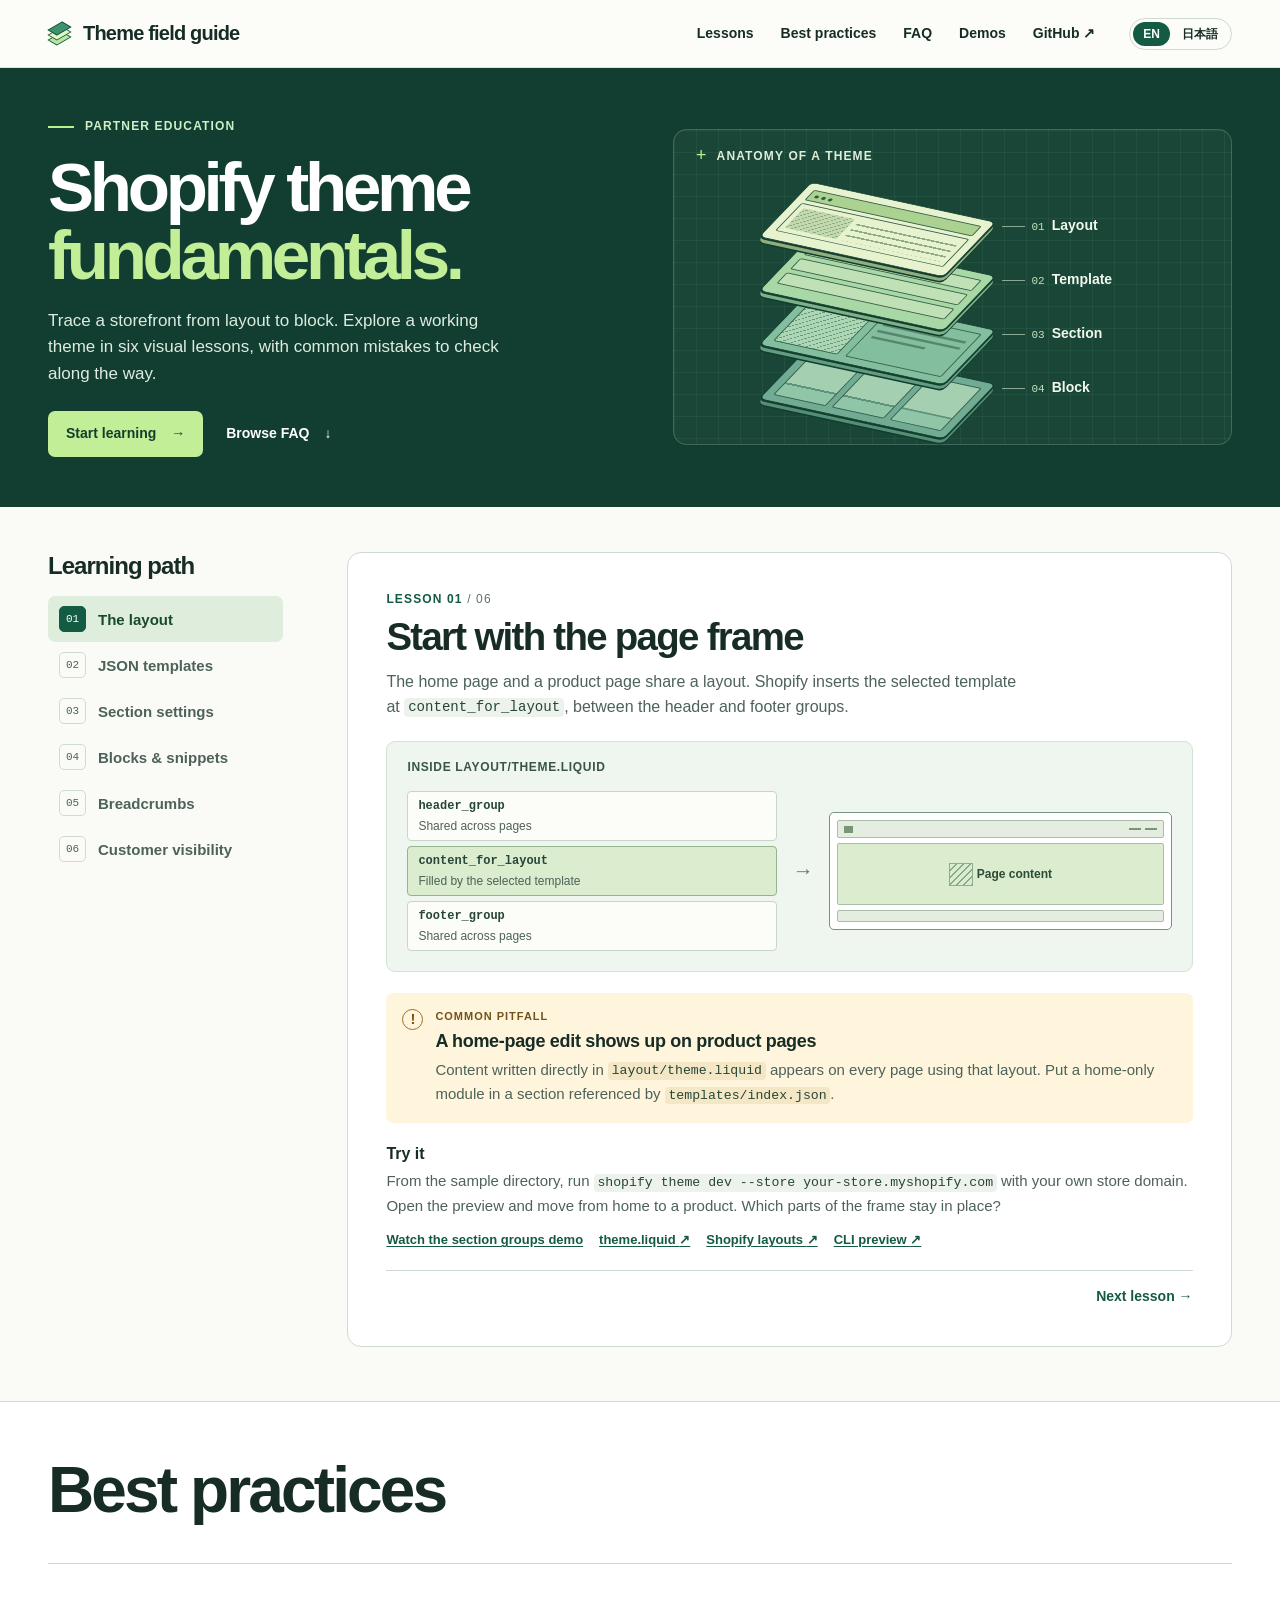
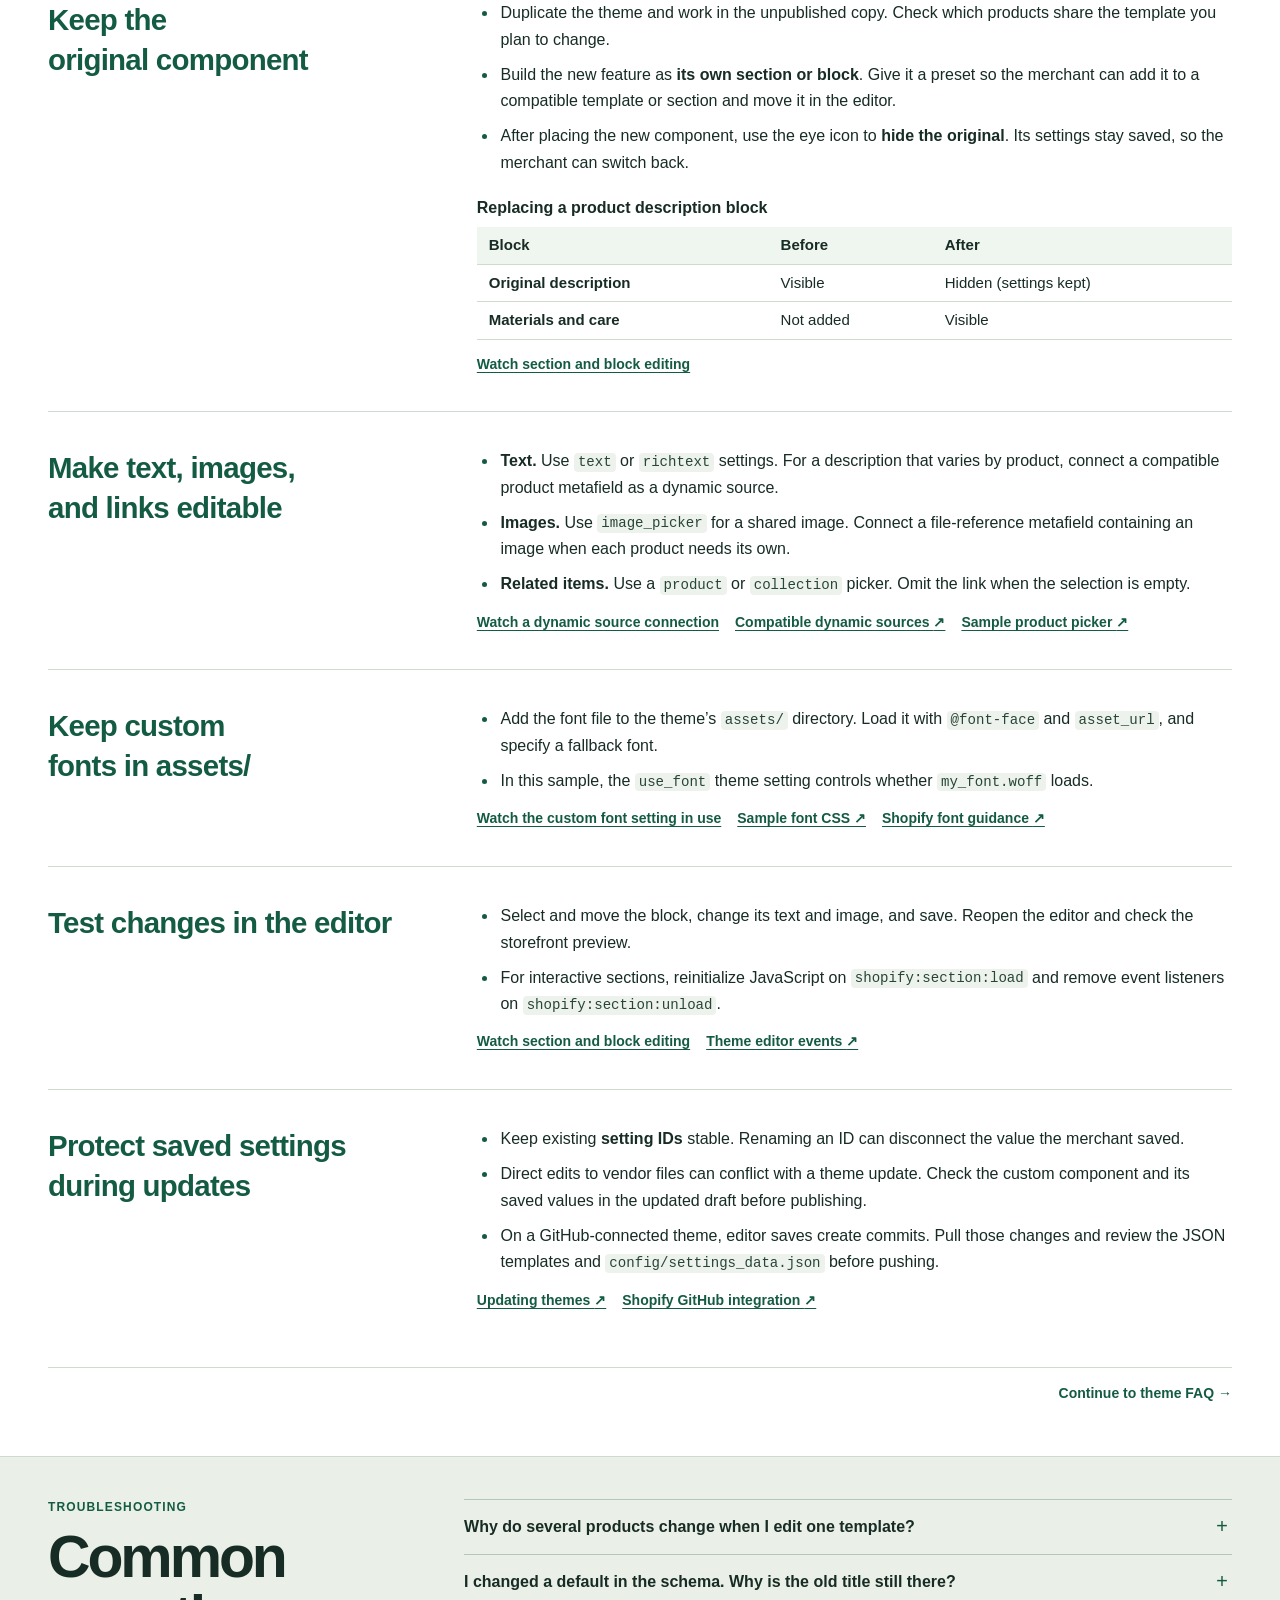
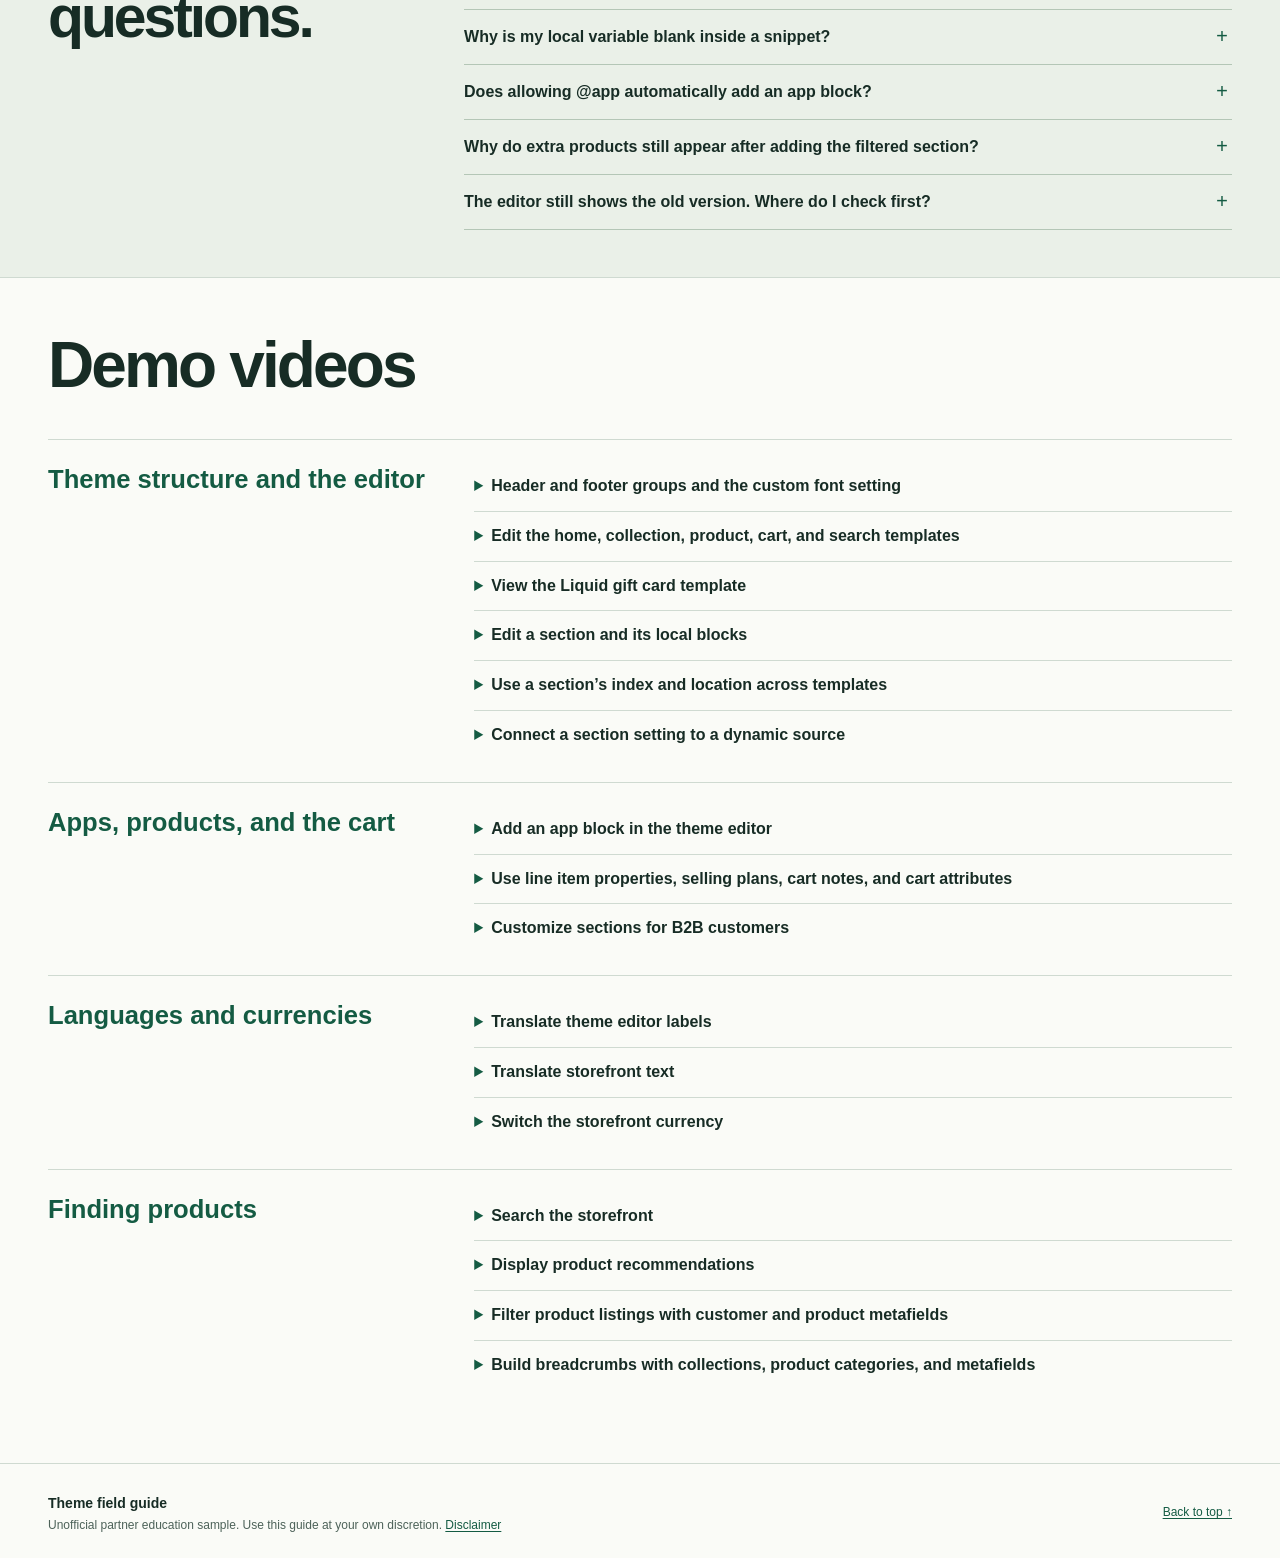
<file: index.html>
<!doctype html>
<html lang="en">
  <head>
    <meta charset="utf-8" />
    <meta name="viewport" content="width=device-width, initial-scale=1" />
    <title>Shopify theme fundamentals | Theme field guide</title>
    <meta
      name="description"
      content="Learn how a Shopify theme fits together. Follow six lessons through a working sample, test your assumptions, and diagnose common mistakes."
    />
    <link rel="canonical" href="https://benzookapi.github.io/shopify-barebone-theme-sample/" />
    <link rel="alternate" hreflang="en" href="https://benzookapi.github.io/shopify-barebone-theme-sample/" />
    <link
      rel="alternate"
      hreflang="ja"
      href="https://benzookapi.github.io/shopify-barebone-theme-sample/ja/"
    />
    <link rel="icon" href="data:," />
    <link rel="stylesheet" href="./docs/theme-guide.css" />
    <script defer src="./docs/theme-guide.js"></script>
  </head>
  <body id="top">
    <span id="external-link-note" hidden>Opens in a new tab or window.</span>
    <a class="skip" href="#lessons">Skip to lessons</a>
    <header class="mast">
      <div class="wrap mast-inner">
        <a href="#top" class="brand"
          ><span class="brand-mark" aria-hidden="true"><i></i><i></i><i></i></span>Theme field guide</a
        >
        <nav class="top-nav" aria-label="Guide navigation">
          <a href="#lessons">Lessons</a><a href="#best-practices">Best practices</a><a href="#faq">FAQ</a>
          <a href="#demos">Demos</a>
          <a
            href="https://github.com/benzookapi/shopify-barebone-theme-sample"
            target="_blank"
            rel="noopener"
            aria-describedby="external-link-note"
            >GitHub <span aria-hidden="true">↗</span></a
          >
        </nav>
        <nav class="languages" aria-label="Language">
          <a href="./" lang="en" hreflang="en" aria-current="page">EN</a>
          <a href="ja/" lang="ja" hreflang="ja">日本語</a>
        </nav>
      </div>
    </header>
    <main>
      <section class="hero" aria-labelledby="hero-title">
        <div class="wrap hero-inner">
          <div class="hero-copy">
            <p class="eyebrow"><span class="eyeline"></span>Partner education</p>
            <h1 id="hero-title">Shopify theme<br /><em>fundamentals.</em></h1>
            <p class="intro">
              Trace a storefront from layout to block. Explore a working theme in six visual lessons, with
              common mistakes to check along the way.
            </p>
            <div class="hero-actions">
              <a class="start" href="#layout">Start learning <span aria-hidden="true">→</span></a
              ><a class="quiet" href="#faq">Browse FAQ <span aria-hidden="true">↓</span></a>
            </div>
          </div>
          <figure class="blueprint">
            <figcaption><span class="cross" aria-hidden="true">+</span> Anatomy of a theme</figcaption>
            <div class="model">
              <div class="drawing" aria-hidden="true">
                <div class="plate plate-1">
                  <i class="pane-top"><b></b><b></b><b></b></i><i class="pane-window"><b></b><b></b></i>
                </div>
                <div class="plate plate-2">
                  <i class="pane-strip"></i><i class="pane-strip"></i><i class="pane-strip"></i>
                </div>
                <div class="plate plate-3">
                  <i class="pane-feature"></i><i class="pane-copy"><b></b><b></b><b></b></i>
                </div>
                <div class="plate plate-4">
                  <i class="pane-card"></i><i class="pane-card"></i><i class="pane-card"></i>
                </div>
              </div>
              <ol class="figure-labels">
                <li>
                  <a href="#layout"><span>01</span>Layout</a>
                </li>
                <li>
                  <a href="#templates"><span>02</span>Template</a>
                </li>
                <li>
                  <a href="#sections"><span>03</span>Section</a>
                </li>
                <li>
                  <a href="#blocks"><span>04</span>Block</a>
                </li>
              </ol>
            </div>
          </figure>
        </div>
      </section>
      <div class="wrap workspace" id="lessons">
        <aside class="syllabus">
          <h2>Learning path</h2>
          <nav aria-label="Learning path">
            <ol>
              <li>
                <a href="#layout"><span class="step-no">01</span><span>The layout</span></a>
              </li>
              <li>
                <a href="#templates"><span class="step-no">02</span><span>JSON templates</span></a>
              </li>
              <li>
                <a href="#sections"><span class="step-no">03</span><span>Section settings</span></a>
              </li>
              <li>
                <a href="#blocks"><span class="step-no">04</span><span>Blocks & snippets</span></a>
              </li>
              <li>
                <a href="#breadcrumbs"><span class="step-no">05</span><span>Breadcrumbs</span></a>
              </li>
              <li>
                <a href="#visibility"><span class="step-no">06</span><span>Customer visibility</span></a>
              </li>
            </ol>
          </nav>
        </aside>
        <div class="reader">
          <article class="lesson" id="layout" aria-labelledby="title-layout">
            <header class="lesson-head">
              <p class="kicker">Lesson 01 <span>/ 06</span></p>
              <h2 id="title-layout" tabindex="-1">Start with the page frame</h2>
              <p>
                The home page and a product page share a layout. Shopify inserts the selected template at
                <code>content_for_layout</code>, between the header and footer groups.
              </p>
            </header>
            <figure class="diagram">
              <figcaption>Inside layout/theme.liquid</figcaption>
              <div class="layout-figure">
                <div class="file-stack">
                  <div><code>header_group</code><small>Shared across pages</small></div>
                  <div class="active">
                    <code>content_for_layout</code><small>Filled by the selected template</small>
                  </div>
                  <div><code>footer_group</code><small>Shared across pages</small></div>
                </div>
                <span class="diagram-arrow" aria-hidden="true">→</span>
                <div class="store-wire">
                  <span class="wire-header"><i></i><b></b><b></b></span
                  ><span class="wire-body"><i></i><b>Page content</b></span
                  ><span class="wire-footer"></span>
                </div>
              </div>
            </figure>
            <div class="pitfall">
              <span class="signal" aria-hidden="true">!</span>
              <div>
                <p class="note-label">Common pitfall</p>
                <h3>A home-page edit shows up on product pages</h3>
                <p>
                  Content written directly in <code>layout/theme.liquid</code> appears on every page using
                  that layout. Put a home-only module in a section referenced by
                  <code>templates/index.json</code>.
                </p>
              </div>
            </div>
            <div class="exercise">
              <h3>Try it</h3>
              <p>
                From the sample directory, run
                <code>shopify theme dev --store your-store.myshopify.com</code> with your own store domain.
                Open the preview and move from home to a product. Which parts of the frame stay in place?
              </p>
            </div>
            <ul class="source-links">
              <li><a href="#demo-layout">Watch the section groups demo</a></li>
              <li>
                <a
                  href="https://github.com/benzookapi/shopify-barebone-theme-sample/blob/main/layout/theme.liquid"
                  target="_blank"
                  rel="noopener"
                  aria-describedby="external-link-note"
                  >theme.liquid <span aria-hidden="true">↗</span></a
                >
              </li>
              <li>
                <a
                  href="https://shopify.dev/docs/storefronts/themes/architecture/layouts"
                  target="_blank"
                  rel="noopener"
                  aria-describedby="external-link-note"
                  >Shopify layouts <span aria-hidden="true">↗</span></a
                >
              </li>
              <li>
                <a
                  href="https://shopify.dev/docs/api/shopify-cli/theme/theme-dev"
                  target="_blank"
                  rel="noopener"
                  aria-describedby="external-link-note"
                  >CLI preview <span aria-hidden="true">↗</span></a
                >
              </li>
            </ul>
            <nav class="pager" aria-label="Navigation for lesson 1">
              <a class="next" href="#templates">Next lesson <span aria-hidden="true">→</span></a>
            </nav>
          </article>

          <article class="lesson" id="templates" aria-labelledby="title-templates">
            <header class="lesson-head">
              <p class="kicker">Lesson 02 <span>/ 06</span></p>
              <h2 id="title-templates" tabindex="-1">Read a JSON template in display order</h2>
              <p>
                In <code>templates/index.json</code>, each entry in <code>sections</code> has an instance ID
                and a <code>type</code> naming its section file. The <code>order</code> array tells Shopify
                which instance comes first.
              </p>
            </header>
            <figure class="diagram">
              <figcaption>Change the order on the home page</figcaption>
              <div class="order-example">
                <div class="demo-code">
                  <span>templates/index.json · order</span>
                  <pre>[<br>  <b data-order-id>"my_home"</b>,<br>  <b data-order-id>"theme_block_examples"</b><br>]</pre>
                </div>
                <span class="diagram-arrow" aria-hidden="true">→</span>
                <div class="order-output">
                  <small>Storefront preview</small>
                  <ol class="order-list">
                    <li>Home section</li>
                    <li>Theme block examples</li>
                  </ol>
                </div>
              </div>
              <button type="button" class="swap" hidden>
                <span aria-hidden="true">⇅</span> Swap sections
              </button>
              <span class="sr-only" role="status" data-order-status></span>
            </figure>
            <div class="pitfall">
              <span class="signal" aria-hidden="true">!</span>
              <div>
                <p class="note-label">Common pitfall</p>
                <h3>The section name looks right, but the reference fails</h3>
                <p>
                  The instance <code>my_home</code> has type <code>home_page</code>. Use
                  <code>my_home</code> in <code>order</code> and follow the type to
                  <code>sections/home_page.liquid</code>.
                </p>
              </div>
            </div>
            <div class="exercise">
              <h3>Try it</h3>
              <p>
                Predict which section will move to the top when the order is reversed. Check the preview, then
                find both instance IDs in the home template.
              </p>
            </div>
            <ul class="source-links">
              <li><a href="#demo-templates">Watch the template editing demo</a></li>
              <li>
                <a
                  href="https://github.com/benzookapi/shopify-barebone-theme-sample/blob/main/templates/index.json"
                  target="_blank"
                  rel="noopener"
                  aria-describedby="external-link-note"
                  >templates/index.json <span aria-hidden="true">↗</span></a
                >
              </li>
              <li>
                <a
                  href="https://shopify.dev/docs/storefronts/themes/architecture/templates/json-templates"
                  target="_blank"
                  rel="noopener"
                  aria-describedby="external-link-note"
                  >JSON template reference <span aria-hidden="true">↗</span></a
                >
              </li>
            </ul>
            <nav class="pager" aria-label="Navigation for lesson 2">
              <a href="#layout"><span aria-hidden="true">←</span> Previous</a
              ><a class="next" href="#sections">Next lesson <span aria-hidden="true">→</span></a>
            </nav>
          </article>

          <article class="lesson" id="sections" aria-labelledby="title-sections">
            <header class="lesson-head">
              <p class="kicker">Lesson 03 <span>/ 06</span></p>
              <h2 id="title-sections" tabindex="-1">Find a section in the theme editor</h2>
              <p>
                A section combines storefront markup and an editor schema. In
                <code>home_theme_blocks.liquid</code>, the schema offers a preset, allows the home template
                (<code>index</code>), and limits the section to one instance.
              </p>
            </header>
            <figure class="diagram">
              <figcaption>How the editor decides what you can add</figcaption>
              <div class="flow">
                <div><code>presets</code><span>Offers a starting configuration</span></div>
                <div><code>enabled_on</code><span>Allows the current template or group</span></div>
                <div><code>limit</code><span>Caps instances in that template or group</span></div>
              </div>
            </figure>
            <div class="pitfall">
              <span class="signal" aria-hidden="true">!</span>
              <div>
                <p class="note-label">Common pitfall</p>
                <h3>The file exists, but “Add section” doesn’t offer it</h3>
                <p>
                  Check the preset, the template or section group you are editing, and the instance limit.
                  This sample already places the theme block examples section on the home page.
                </p>
              </div>
            </div>
            <div class="exercise">
              <h3>Try it</h3>
              <p>
                In the theme editor, open the existing theme block examples section on the home page and
                change its title. Compare the result with <code>section.settings.title</code> in the section
                file.
              </p>
            </div>
            <ul class="source-links">
              <li><a href="#demo-portable-sections">Watch the section placement demo</a></li>
              <li>
                <a
                  href="https://github.com/benzookapi/shopify-barebone-theme-sample/blob/main/sections/home_theme_blocks.liquid"
                  target="_blank"
                  rel="noopener"
                  aria-describedby="external-link-note"
                  >home_theme_blocks.liquid <span aria-hidden="true">↗</span></a
                >
              </li>
              <li>
                <a
                  href="https://shopify.dev/docs/storefronts/themes/architecture/sections/section-schema"
                  target="_blank"
                  rel="noopener"
                  aria-describedby="external-link-note"
                  >Section schema <span aria-hidden="true">↗</span></a
                >
              </li>
            </ul>
            <nav class="pager" aria-label="Navigation for lesson 3">
              <a href="#templates"><span aria-hidden="true">←</span> Previous</a
              ><a class="next" href="#blocks">Next lesson <span aria-hidden="true">→</span></a>
            </nav>
          </article>

          <article class="lesson" id="blocks" aria-labelledby="title-blocks">
            <header class="lesson-head">
              <p class="kicker">Lesson 04 <span>/ 06</span></p>
              <h2 id="title-blocks" tabindex="-1">Choose a block or a snippet</h2>
              <p>
                Start with the editing experience. The sample shows a local block inside
                <code>home_page.liquid</code> and a reusable link card inside
                <code>home_theme_blocks.liquid</code>. Both sections also call the same title snippet.
              </p>
            </header>
            <figure class="diagram">
              <figcaption>Choose the component by who controls it</figcaption>
              <dl class="compare">
                <div>
                  <dt>Section block</dt>
                  <dd>
                    <code>my_type_3</code><span>The home section defines and renders its own URL block.</span>
                    <a href="#demo-section-blocks">Watch the section block demo</a>
                  </dd>
                </div>
                <div>
                  <dt>Theme block</dt>
                  <dd>
                    <code>blocks/link_card.liquid</code
                    ><span>A merchant can add the card to sections that accept it.</span>
                  </dd>
                </div>
                <div>
                  <dt>Snippet</dt>
                  <dd>
                    <code>snippets/section_title.liquid</code
                    ><span>Theme code calls this partial with the render tag.</span>
                  </dd>
                </div>
              </dl>
            </figure>
            <div class="pitfall">
              <span class="signal" aria-hidden="true">!</span>
              <div>
                <p class="note-label">Common pitfall</p>
                <h3>The card exists in blocks/, but never appears</h3>
                <p>
                  For the link card in this sample, the parent accepts <code>@theme</code> and renders
                  children with <code>content_for 'blocks'</code>. The template also needs a card instance,
                  which a merchant can add from the card’s preset.
                </p>
              </div>
            </div>
            <div class="exercise">
              <h3>Try it</h3>
              <p>
                On the home page, edit the label of one link card. The other card keeps its own label. Find
                both instances of <code>link_card</code> in <code>index.json</code>.
              </p>
            </div>
            <ul class="source-links">
              <li>
                <a
                  href="https://github.com/benzookapi/shopify-barebone-theme-sample/blob/main/blocks/link_card.liquid"
                  target="_blank"
                  rel="noopener"
                  aria-describedby="external-link-note"
                  >link_card.liquid <span aria-hidden="true">↗</span></a
                >
              </li>
              <li>
                <a
                  href="https://github.com/benzookapi/shopify-barebone-theme-sample/blob/main/snippets/section_title.liquid"
                  target="_blank"
                  rel="noopener"
                  aria-describedby="external-link-note"
                  >section_title.liquid <span aria-hidden="true">↗</span></a
                >
              </li>
              <li>
                <a
                  href="https://shopify.dev/docs/storefronts/themes/architecture/blocks"
                  target="_blank"
                  rel="noopener"
                  aria-describedby="external-link-note"
                  >Block types <span aria-hidden="true">↗</span></a
                >
              </li>
            </ul>
            <nav class="pager" aria-label="Navigation for lesson 4">
              <a href="#sections"><span aria-hidden="true">←</span> Previous</a
              ><a class="next" href="#breadcrumbs">Next lesson <span aria-hidden="true">→</span></a>
            </nav>
          </article>

          <article class="lesson" id="breadcrumbs" aria-labelledby="title-breadcrumbs">
            <header class="lesson-head">
              <p class="kicker">Lesson 05 <span>/ 06</span></p>
              <h2 id="title-breadcrumbs" tabindex="-1">Trace a breadcrumb back to its data</h2>
              <p>
                A product can belong to several collections. Add the Breadcrumbs section to the header group.
                On product pages the sample tries each source in order until it finds a usable trail.
              </p>
            </header>
            <figure class="diagram">
              <figcaption>How this sample finds a product’s ancestors</figcaption>
              <ol class="trail">
                <li><b>Taxonomy</b><span>Match category IDs to collection handles.</span></li>
                <li><b>Metafield</b><span>Read the collection handles in the product metafield.</span></li>
                <li><b>Navigation menu</b><span>Find the page in the configured menu.</span></li>
              </ol>
            </figure>
            <div class="pitfall">
              <span class="signal" aria-hidden="true">!</span>
              <div>
                <p class="note-label">Common pitfall</p>
                <h3>A product has a category, but the trail is shallow</h3>
                <p>
                  The taxonomy path needs at least one collection handle matching a category ID. With no
                  match, the snippet tries <code>custom.breadcrumb_collections</code>, then the menu. If
                  neither supplies ancestors, the trail ends at Home › page title.
                </p>
              </div>
            </div>
            <div class="exercise">
              <h3>Try it</h3>
              <p>
                Choose a product with a category. Compare the category ID with its collection handle, then
                check which source supplied the first clickable ancestor. On the home page this section
                intentionally renders nothing.
              </p>
            </div>
            <ul class="source-links">
              <li><a href="#demo-breadcrumbs">Watch the breadcrumb demo</a></li>
              <li>
                <a
                  href="https://github.com/benzookapi/shopify-barebone-theme-sample/blob/main/docs/breadcrumbs.md"
                  target="_blank"
                  rel="noopener"
                  aria-describedby="external-link-note"
                  >Breadcrumb setup guide <span aria-hidden="true">↗</span></a
                >
              </li>
              <li>
                <a
                  href="https://github.com/benzookapi/shopify-barebone-theme-sample/blob/main/snippets/breadcrumbs.liquid"
                  target="_blank"
                  rel="noopener"
                  aria-describedby="external-link-note"
                  >breadcrumbs.liquid <span aria-hidden="true">↗</span></a
                >
              </li>
            </ul>
            <nav class="pager" aria-label="Navigation for lesson 5">
              <a href="#blocks"><span aria-hidden="true">←</span> Previous</a
              ><a class="next" href="#visibility">Next lesson <span aria-hidden="true">→</span></a>
            </nav>
          </article>

          <article class="lesson" id="visibility" aria-labelledby="title-visibility">
            <header class="lesson-head">
              <p class="kicker">Lesson 06 <span>/ 06</span></p>
              <h2 id="title-visibility" tabindex="-1">Check where a visibility rule applies</h2>
              <p>
                The optional filtered collection and search sections compare the customer’s
                <code>custom.access_code</code> with each product’s <code>custom.access_codes</code> list
                before rendering a card.
              </p>
            </header>
            <figure class="diagram">
              <figcaption>One customer code, three listing outcomes</figcaption>
              <dl class="compare">
                <div>
                  <dt>Signed out</dt>
                  <dd>The section shows a sign-in link.</dd>
                </div>
                <div>
                  <dt>No customer code</dt>
                  <dd>The section shows a no-access message.</dd>
                </div>
                <div>
                  <dt>Customer code is group-a</dt>
                  <dd>Show a product card when its list of access codes contains <code>group-a</code>.</dd>
                </div>
              </dl>
            </figure>
            <div class="pitfall">
              <span class="signal" aria-hidden="true">!</span>
              <div>
                <p class="note-label">Common pitfall</p>
                <h3>A hidden card is mistaken for a purchase restriction</h3>
                <p>
                  The filter runs in those two listing sections. A direct product page has its own rendering
                  logic. A purchase restriction needs separate enforcement at cart and checkout, outside this
                  theme sample.
                </p>
              </div>
            </div>
            <div class="exercise">
              <h3>Try it</h3>
              <p>
                In a development theme, add the filtered section and hide the default collection listing in
                the editor. Compare a signed-out visit with a customer whose code matches a product, then
                check the same product’s own page.
              </p>
            </div>
            <ul class="source-links">
              <li><a href="#demo-customer-filtering">Watch the product filtering demo</a></li>
              <li>
                <a
                  href="https://github.com/benzookapi/shopify-barebone-theme-sample/blob/main/docs/customer-filtered-storefront.md"
                  target="_blank"
                  rel="noopener"
                  aria-describedby="external-link-note"
                  >Customer filtering guide <span aria-hidden="true">↗</span></a
                >
              </li>
              <li>
                <a
                  href="https://shopify.dev/docs/api/functions/latest/cart-and-checkout-validation"
                  target="_blank"
                  rel="noopener"
                  aria-describedby="external-link-note"
                  >Checkout validation <span aria-hidden="true">↗</span></a
                >
              </li>
            </ul>
            <nav class="pager" aria-label="Navigation for lesson 6">
              <a href="#breadcrumbs"><span aria-hidden="true">←</span> Previous</a
              ><a class="next" href="#best-practices">Best practices <span aria-hidden="true">→</span></a>
            </nav>
          </article>
        </div>
      </div>
      <section class="practices" id="best-practices" aria-labelledby="practices-title">
        <div class="wrap">
          <h2 id="practices-title">Best practices</h2>
          <section class="practice-topic">
            <h3>Keep the original component</h3>
            <div>
              <ul class="practice-points">
                <li>
                  Duplicate the theme and work in the unpublished copy. Check which products share the
                  template you plan to change.
                </li>
                <li>
                  Build the new feature as <strong>its own section or block</strong>. Give it a preset so the
                  merchant can add it to a compatible template or section and move it in the editor.
                </li>
                <li>
                  After placing the new component, use the eye icon to <strong>hide the original</strong>. Its
                  settings stay saved, so the merchant can switch back.
                </li>
              </ul>
              <table class="practice-example">
                <caption>
                  Replacing a product description block
                </caption>
                <thead>
                  <tr>
                    <th scope="col">Block</th>
                    <th scope="col">Before</th>
                    <th scope="col">After</th>
                  </tr>
                </thead>
                <tbody>
                  <tr>
                    <th scope="row">Original description</th>
                    <td>Visible</td>
                    <td>Hidden (settings kept)</td>
                  </tr>
                  <tr>
                    <th scope="row">Materials and care</th>
                    <td>Not added</td>
                    <td>Visible</td>
                  </tr>
                </tbody>
              </table>
              <ul class="source-links">
                <li><a href="#demo-section-blocks">Watch section and block editing</a></li>
              </ul>
            </div>
          </section>
          <section class="practice-topic">
            <h3>Make text, images, and links editable</h3>
            <div>
              <ul class="practice-points">
                <li>
                  <strong>Text.</strong> Use <code>text</code> or <code>richtext</code> settings. For a
                  description that varies by product, connect a compatible product metafield as a dynamic
                  source.
                </li>
                <li>
                  <strong>Images.</strong> Use <code>image_picker</code> for a shared image. Connect a
                  file-reference metafield containing an image when each product needs its own.
                </li>
                <li>
                  <strong>Related items.</strong> Use a <code>product</code> or
                  <code>collection</code> picker. Omit the link when the selection is empty.
                </li>
              </ul>
              <ul class="source-links">
                <li><a href="#demo-dynamic-sources">Watch a dynamic source connection</a></li>
                <li>
                  <a
                    href="https://shopify.dev/docs/storefronts/themes/architecture/settings/dynamic-sources"
                    target="_blank"
                    rel="noopener"
                    aria-describedby="external-link-note"
                    >Compatible dynamic sources <span aria-hidden="true">↗</span></a
                  >
                </li>
                <li>
                  <a
                    href="https://github.com/benzookapi/shopify-barebone-theme-sample/blob/main/blocks/product_card.liquid"
                    target="_blank"
                    rel="noopener"
                    aria-describedby="external-link-note"
                    >Sample product picker <span aria-hidden="true">↗</span></a
                  >
                </li>
              </ul>
            </div>
          </section>
          <section class="practice-topic">
            <h3>Keep custom fonts in assets/</h3>
            <div>
              <ul class="practice-points">
                <li>
                  Add the font file to the theme’s <code>assets/</code> directory. Load it with
                  <code>@font-face</code> and <code>asset_url</code>, and specify a fallback font.
                </li>
                <li>
                  In this sample, the <code>use_font</code> theme setting controls whether
                  <code>my_font.woff</code> loads.
                </li>
              </ul>
              <ul class="source-links">
                <li><a href="#demo-layout">Watch the custom font setting in use</a></li>
                <li>
                  <a
                    href="https://github.com/benzookapi/shopify-barebone-theme-sample/blob/main/assets/my_font.css.liquid"
                    target="_blank"
                    rel="noopener"
                    aria-describedby="external-link-note"
                    >Sample font CSS <span aria-hidden="true">↗</span></a
                  >
                </li>
                <li>
                  <a
                    href="https://shopify.dev/docs/storefronts/themes/best-practices/performance/self-host-web-fonts"
                    target="_blank"
                    rel="noopener"
                    aria-describedby="external-link-note"
                    >Shopify font guidance <span aria-hidden="true">↗</span></a
                  >
                </li>
              </ul>
            </div>
          </section>
          <section class="practice-topic">
            <h3>Test changes in the editor</h3>
            <div>
              <ul class="practice-points">
                <li>
                  Select and move the block, change its text and image, and save. Reopen the editor and check
                  the storefront preview.
                </li>
                <li>
                  For interactive sections, reinitialize JavaScript on <code>shopify:section:load</code> and
                  remove event listeners on <code>shopify:section:unload</code>.
                </li>
              </ul>
              <ul class="source-links">
                <li><a href="#demo-section-blocks">Watch section and block editing</a></li>
                <li>
                  <a
                    href="https://shopify.dev/docs/storefronts/themes/best-practices/editor/integrate-sections-and-blocks"
                    target="_blank"
                    rel="noopener"
                    aria-describedby="external-link-note"
                    >Theme editor events <span aria-hidden="true">↗</span></a
                  >
                </li>
              </ul>
            </div>
          </section>
          <section class="practice-topic">
            <h3>Protect saved settings during updates</h3>
            <div>
              <ul class="practice-points">
                <li>
                  Keep existing <strong>setting IDs</strong> stable. Renaming an ID can disconnect the value
                  the merchant saved.
                </li>
                <li>
                  Direct edits to vendor files can conflict with a theme update. Check the custom component
                  and its saved values in the updated draft before publishing.
                </li>
                <li>
                  On a GitHub-connected theme, editor saves create commits. Pull those changes and review the
                  JSON templates and <code>config/settings_data.json</code> before pushing.
                </li>
              </ul>
              <ul class="source-links">
                <li>
                  <a
                    href="https://help.shopify.com/en/manual/online-store/themes/managing-themes/updating-themes"
                    target="_blank"
                    rel="noopener"
                    aria-describedby="external-link-note"
                    >Updating themes <span aria-hidden="true">↗</span></a
                  >
                </li>
                <li>
                  <a
                    href="https://shopify.dev/docs/storefronts/themes/tools/github"
                    target="_blank"
                    rel="noopener"
                    aria-describedby="external-link-note"
                    >Shopify GitHub integration <span aria-hidden="true">↗</span></a
                  >
                </li>
              </ul>
            </div>
          </section>
          <nav class="pager" aria-label="Best practices">
            <a class="next" href="#faq">Continue to theme FAQ <span aria-hidden="true">→</span></a>
          </nav>
        </div>
      </section>
      <section class="faq-band" id="faq" aria-labelledby="faq-title">
        <div class="wrap faq-grid">
          <header>
            <p class="kicker">Troubleshooting</p>
            <h2 id="faq-title">Common <br />questions.</h2>
          </header>
          <div class="questions">
            <details id="faq-template">
              <summary>Why do several products change when I edit one template?</summary>
              <div>
                <p>
                  Products assigned to the same template share its section configuration. For a different
                  structure, create an alternate such as <code>product.featured.json</code> and assign it to
                  the intended product. For a different value in the same structure, connect a compatible
                  setting to a product metafield using a dynamic source.
                </p>
                <a
                  href="https://shopify.dev/docs/storefronts/themes/architecture/settings/dynamic-sources"
                  target="_blank"
                  rel="noopener"
                  aria-describedby="external-link-note"
                  >Dynamic sources <span aria-hidden="true">↗</span></a
                >
                <a href="#demo-dynamic-sources">Watch the dynamic sources demo</a>
              </div>
            </details>
            <details id="faq-settings">
              <summary>I changed a default in the schema. Why is the old title still there?</summary>
              <div>
                <p>
                  An existing section can have a saved value. For example, the home template already sets the
                  title for <code>theme_block_examples</code>. Inspect that instance in the theme editor and
                  change its saved title.
                </p>
                <a
                  href="https://github.com/benzookapi/shopify-barebone-theme-sample/blob/main/templates/index.json"
                  target="_blank"
                  rel="noopener"
                  aria-describedby="external-link-note"
                  >Home template <span aria-hidden="true">↗</span></a
                >
                <a href="#demo-templates">Watch template editing in the editor</a>
              </div>
            </details>
            <details id="faq-snippet">
              <summary>Why is my local variable blank inside a snippet?</summary>
              <div>
                <p>
                  The <code>render</code> tag gives the snippet its own local scope. Pass a variable as a
                  named argument. The breadcrumb section does this with
                  <code>menu_handle: section.settings.menu_handle</code>.
                </p>
                <a
                  href="https://github.com/benzookapi/shopify-barebone-theme-sample/blob/main/sections/breadcrumbs.liquid"
                  target="_blank"
                  rel="noopener"
                  aria-describedby="external-link-note"
                  >See the render call <span aria-hidden="true">↗</span></a
                >
              </div>
            </details>
            <details id="faq-app-block">
              <summary>Does allowing @app automatically add an app block?</summary>
              <div>
                <p>
                  The schema makes a section eligible to host app blocks. A compatible installed app must
                  supply the block, and the merchant adds it in the theme editor. The home theme block section
                  renders its children at <code>content_for 'blocks'</code>.
                </p>
                <a
                  href="https://shopify.dev/docs/storefronts/themes/architecture/blocks/app-blocks"
                  target="_blank"
                  rel="noopener"
                  aria-describedby="external-link-note"
                  >App blocks <span aria-hidden="true">↗</span></a
                >
                <a href="#demo-app-blocks">Watch the app block demo</a>
              </div>
            </details>
            <details id="faq-listing">
              <summary>Why do extra products still appear after adding the filtered section?</summary>
              <div>
                <p>
                  The default collection and search templates already contain standard listing sections. If
                  both a standard and a filtered section are present, each renders its own results. Inspect
                  the template in the theme editor and hide the standard listing to preserve its settings.
                </p>
                <a
                  href="https://github.com/benzookapi/shopify-barebone-theme-sample/blob/main/docs/customer-filtered-storefront.md"
                  target="_blank"
                  rel="noopener"
                  aria-describedby="external-link-note"
                  >Filtered storefront setup <span aria-hidden="true">↗</span></a
                >
                <a href="#demo-customer-filtering">Watch the product filtering demo</a>
              </div>
            </details>
            <details id="faq-sync">
              <summary>The editor still shows the old version. Where do I check first?</summary>
              <div>
                <p>
                  Check the store and theme in the CLI output and open the editor URL for that development
                  theme. Look for sync or schema errors. If the correct preview remains stale after a
                  successful sync, restart <code>shopify theme dev</code> and use the URL it prints.
                </p>
                <a
                  href="https://github.com/benzookapi/shopify-barebone-theme-sample/blob/main/README.md#trouble-shooting"
                  target="_blank"
                  rel="noopener"
                  aria-describedby="external-link-note"
                  >Troubleshooting in the README <span aria-hidden="true">↗</span></a
                >
              </div>
            </details>
          </div>
        </div>
      </section>
      <section class="demos" id="demos" aria-labelledby="demos-title">
        <div class="wrap">
          <h2 id="demos-title">Demo videos</h2>
          <section class="demo-group">
            <h3>Theme structure and the editor</h3>
            <div>
              <details id="demo-layout" name="theme-demos">
                <summary id="demo-layout-title">Header and footer groups and the custom font setting</summary>
                <video
                  aria-labelledby="demo-layout-title"
                  controls playsinline preload="none"
                  src="https://user-images.githubusercontent.com/899580/268196809-d40586e7-1cd2-42fd-a1c4-33f3fb9add99.mp4"
                ></video>
                <a
                  href="https://github.com/shopify-apac-ts/shopify-barebone-theme-sample/wiki#header--body--footer-parts-with-section-groups-and-theme-global-setting-to-apply-your-local-fonts"
                  target="_blank" rel="noopener" aria-describedby="external-link-note"
                  >View this demo on the Wiki <span aria-hidden="true">↗</span></a>
              </details>
              <details id="demo-templates" name="theme-demos">
                <summary id="demo-templates-title">Edit the home, collection, product, cart, and search templates</summary>
                <video
                  aria-labelledby="demo-templates-title"
                  controls playsinline preload="none"
                  src="https://user-images.githubusercontent.com/899580/268199790-ae6dcca5-8644-4319-b969-776398afea08.mp4"
                ></video>
                <a
                  href="https://github.com/shopify-apac-ts/shopify-barebone-theme-sample/wiki#home-index-collection-product-cart-and-search-page-editing"
                  target="_blank" rel="noopener" aria-describedby="external-link-note"
                  >View this demo on the Wiki <span aria-hidden="true">↗</span></a>
              </details>
              <details id="demo-gift-card" name="theme-demos">
                <summary id="demo-gift-card-title">View the Liquid gift card template</summary>
                <video
                  aria-labelledby="demo-gift-card-title"
                  controls playsinline preload="none"
                  src="https://user-images.githubusercontent.com/899580/268201447-64e8cdf0-f186-4fc8-bf39-b8c9cfb05612.mp4"
                ></video>
                <a
                  href="https://github.com/shopify-apac-ts/shopify-barebone-theme-sample/wiki#gift-card-template-which-is-not-a-json-but-a-liquid-file-separated-from-others"
                  target="_blank" rel="noopener" aria-describedby="external-link-note"
                  >View this demo on the Wiki <span aria-hidden="true">↗</span></a>
              </details>
              <details id="demo-section-blocks" name="theme-demos">
                <summary id="demo-section-blocks-title">Edit a section and its local blocks</summary>
                <video
                  aria-labelledby="demo-section-blocks-title"
                  controls playsinline preload="none"
                  src="https://user-images.githubusercontent.com/899580/268204557-ab13b0dd-3ec0-41be-a190-eff18e04dfb2.mp4"
                ></video>
                <a
                  href="https://github.com/shopify-apac-ts/shopify-barebone-theme-sample/wiki#how-sections-and-section-local-blocks-work"
                  target="_blank" rel="noopener" aria-describedby="external-link-note"
                  >View this demo on the Wiki <span aria-hidden="true">↗</span></a>
              </details>
              <details id="demo-portable-sections" name="theme-demos">
                <summary id="demo-portable-sections-title">Use a section’s index and location across templates</summary>
                <video
                  aria-labelledby="demo-portable-sections-title"
                  controls playsinline preload="none"
                  src="https://user-images.githubusercontent.com/899580/270356872-30af3d88-93b8-4f57-b0a3-a4bb3ca14d9f.mp4"
                ></video>
                <a
                  href="https://github.com/shopify-apac-ts/shopify-barebone-theme-sample/wiki#how-to-create-a-portable-section-with-section-index-and-location"
                  target="_blank" rel="noopener" aria-describedby="external-link-note"
                  >View this demo on the Wiki <span aria-hidden="true">↗</span></a>
              </details>
              <details id="demo-dynamic-sources" name="theme-demos">
                <summary id="demo-dynamic-sources-title">Connect a section setting to a dynamic source</summary>
                <video
                  aria-labelledby="demo-dynamic-sources-title"
                  controls playsinline preload="none"
                  src="https://user-images.githubusercontent.com/899580/268211274-783fc6d9-51eb-43be-b3fe-945ed7f30d70.mp4"
                ></video>
                <a
                  href="https://github.com/shopify-apac-ts/shopify-barebone-theme-sample/wiki#how-section-schema-settings-get-changed-with-dynamic-sources-and-applied-to-the-storefront"
                  target="_blank" rel="noopener" aria-describedby="external-link-note"
                  >View this demo on the Wiki <span aria-hidden="true">↗</span></a>
              </details>
            </div>
          </section>
          <section class="demo-group">
            <h3>Apps, products, and the cart</h3>
            <div>
              <details id="demo-app-blocks" name="theme-demos">
                <summary id="demo-app-blocks-title">Add an app block in the theme editor</summary>
                <video
                  aria-labelledby="demo-app-blocks-title"
                  controls playsinline preload="none"
                  src="https://user-images.githubusercontent.com/899580/268217781-3e964914-c78b-4a21-99e2-868cb3e3c735.mp4"
                ></video>
                <a
                  href="https://github.com/shopify-apac-ts/shopify-barebone-theme-sample/wiki#work-with-theme-app-extensions"
                  target="_blank" rel="noopener" aria-describedby="external-link-note"
                  >View this demo on the Wiki <span aria-hidden="true">↗</span></a>
              </details>
              <details id="demo-cart" name="theme-demos">
                <summary id="demo-cart-title">Use line item properties, selling plans, cart notes, and cart attributes</summary>
                <video
                  aria-labelledby="demo-cart-title"
                  controls playsinline preload="none"
                  src="https://user-images.githubusercontent.com/899580/268228509-d46b2fb2-1ad9-4f04-a219-66ff151415df.mp4"
                ></video>
                <a
                  href="https://github.com/shopify-apac-ts/shopify-barebone-theme-sample/wiki#work-with-line-item-properties-selling-plans-cart-notes-and-attributes"
                  target="_blank" rel="noopener" aria-describedby="external-link-note"
                  >View this demo on the Wiki <span aria-hidden="true">↗</span></a>
              </details>
              <details id="demo-b2b" name="theme-demos">
                <summary id="demo-b2b-title">Customize sections for B2B customers</summary>
                <video
                  aria-labelledby="demo-b2b-title"
                  controls playsinline preload="none"
                  src="https://user-images.githubusercontent.com/899580/268231898-db67153e-ab58-4173-ac82-3dc997611ab2.mp4"
                ></video>
                <a
                  href="https://github.com/shopify-apac-ts/shopify-barebone-theme-sample/wiki#work-with-store-contextualization-for-b2b"
                  target="_blank" rel="noopener" aria-describedby="external-link-note"
                  >View this demo on the Wiki <span aria-hidden="true">↗</span></a>
              </details>
            </div>
          </section>
          <section class="demo-group">
            <h3>Languages and currencies</h3>
            <div>
              <details id="demo-editor-language" name="theme-demos">
                <summary id="demo-editor-language-title">Translate theme editor labels</summary>
                <video
                  aria-labelledby="demo-editor-language-title"
                  controls playsinline preload="none"
                  src="https://user-images.githubusercontent.com/899580/268477363-7d934318-9f51-41af-b1ca-0926e35a0a8d.mp4"
                ></video>
                <a
                  href="https://github.com/shopify-apac-ts/shopify-barebone-theme-sample/wiki#theme-editor-localization"
                  target="_blank" rel="noopener" aria-describedby="external-link-note"
                  >View this demo on the Wiki <span aria-hidden="true">↗</span></a>
              </details>
              <details id="demo-storefront-language" name="theme-demos">
                <summary id="demo-storefront-language-title">Translate storefront text</summary>
                <video
                  aria-labelledby="demo-storefront-language-title"
                  controls playsinline preload="none"
                  src="https://user-images.githubusercontent.com/899580/268477545-f73eeada-be6a-4ce5-8892-7166e0f3bbb9.mp4"
                ></video>
                <a
                  href="https://github.com/shopify-apac-ts/shopify-barebone-theme-sample/wiki#storefront-localization"
                  target="_blank" rel="noopener" aria-describedby="external-link-note"
                  >View this demo on the Wiki <span aria-hidden="true">↗</span></a>
              </details>
              <details id="demo-currency" name="theme-demos">
                <summary id="demo-currency-title">Switch the storefront currency</summary>
                <video
                  aria-labelledby="demo-currency-title"
                  controls playsinline preload="none"
                  src="https://user-images.githubusercontent.com/899580/268477696-0519a47a-d565-472b-94e0-734414c20d38.mp4"
                ></video>
                <a
                  href="https://github.com/shopify-apac-ts/shopify-barebone-theme-sample/wiki#currency-change"
                  target="_blank" rel="noopener" aria-describedby="external-link-note"
                  >View this demo on the Wiki <span aria-hidden="true">↗</span></a>
              </details>
            </div>
          </section>
          <section class="demo-group">
            <h3>Finding products</h3>
            <div>
              <details id="demo-search" name="theme-demos">
                <summary id="demo-search-title">Search the storefront</summary>
                <video
                  aria-labelledby="demo-search-title"
                  controls playsinline preload="none"
                  src="https://user-images.githubusercontent.com/899580/268477921-5cd65a8b-05b5-4faa-8b3a-148fe4a8d62f.mp4"
                ></video>
                <a
                  href="https://github.com/shopify-apac-ts/shopify-barebone-theme-sample/wiki#storefront-search"
                  target="_blank" rel="noopener" aria-describedby="external-link-note"
                  >View this demo on the Wiki <span aria-hidden="true">↗</span></a>
              </details>
              <details id="demo-recommendations" name="theme-demos">
                <summary id="demo-recommendations-title">Display product recommendations</summary>
                <video
                  aria-labelledby="demo-recommendations-title"
                  controls playsinline preload="none"
                  src="https://user-images.githubusercontent.com/899580/268478090-a213f618-787b-4f01-9f32-3246725d28be.mp4"
                ></video>
                <a
                  href="https://github.com/shopify-apac-ts/shopify-barebone-theme-sample/wiki#product-recommendation"
                  target="_blank" rel="noopener" aria-describedby="external-link-note"
                  >View this demo on the Wiki <span aria-hidden="true">↗</span></a>
              </details>
              <details id="demo-customer-filtering" name="theme-demos">
                <summary id="demo-customer-filtering-title">Filter product listings with customer and product metafields</summary>
                <video
                  aria-labelledby="demo-customer-filtering-title"
                  controls playsinline preload="none"
                  src="https://github.com/user-attachments/assets/7b5f8c67-ead2-47ff-83d9-fd132f1f96f7"
                ></video>
                <a
                  href="https://github.com/shopify-apac-ts/shopify-barebone-theme-sample/wiki#customer-specific-product-filtering-with-metafields-member-only-storefront"
                  target="_blank" rel="noopener" aria-describedby="external-link-note"
                  >View this demo on the Wiki <span aria-hidden="true">↗</span></a>
              </details>
              <details id="demo-breadcrumbs" name="theme-demos">
                <summary id="demo-breadcrumbs-title">Build breadcrumbs with collections, product categories, and metafields</summary>
                <video
                  aria-labelledby="demo-breadcrumbs-title"
                  controls playsinline preload="none"
                  src="https://github.com/user-attachments/assets/d0950720-6bdf-42c1-b5e2-683ed9552cf5"
                ></video>
                <a
                  href="https://github.com/shopify-apac-ts/shopify-barebone-theme-sample/wiki#breadcrumb-menu-with-collections-product-categories-and-metafields"
                  target="_blank" rel="noopener" aria-describedby="external-link-note"
                  >View this demo on the Wiki <span aria-hidden="true">↗</span></a>
              </details>
            </div>
          </section>
        </div>
      </section>
    </main>
    <footer class="wrap site-footer">
      <div>
        <strong>Theme field guide</strong>
        <p>
          Unofficial partner education sample. Use this guide at your own discretion.
          <a
            href="https://github.com/benzookapi/shopify-barebone-theme-sample/blob/main/README.md#disclaimer"
            target="_blank"
            rel="noopener"
            aria-describedby="external-link-note"
            >Disclaimer</a
          >
        </p>
      </div>
      <a href="#top">Back to top ↑</a>
    </footer>
  </body>
</html>
</file>
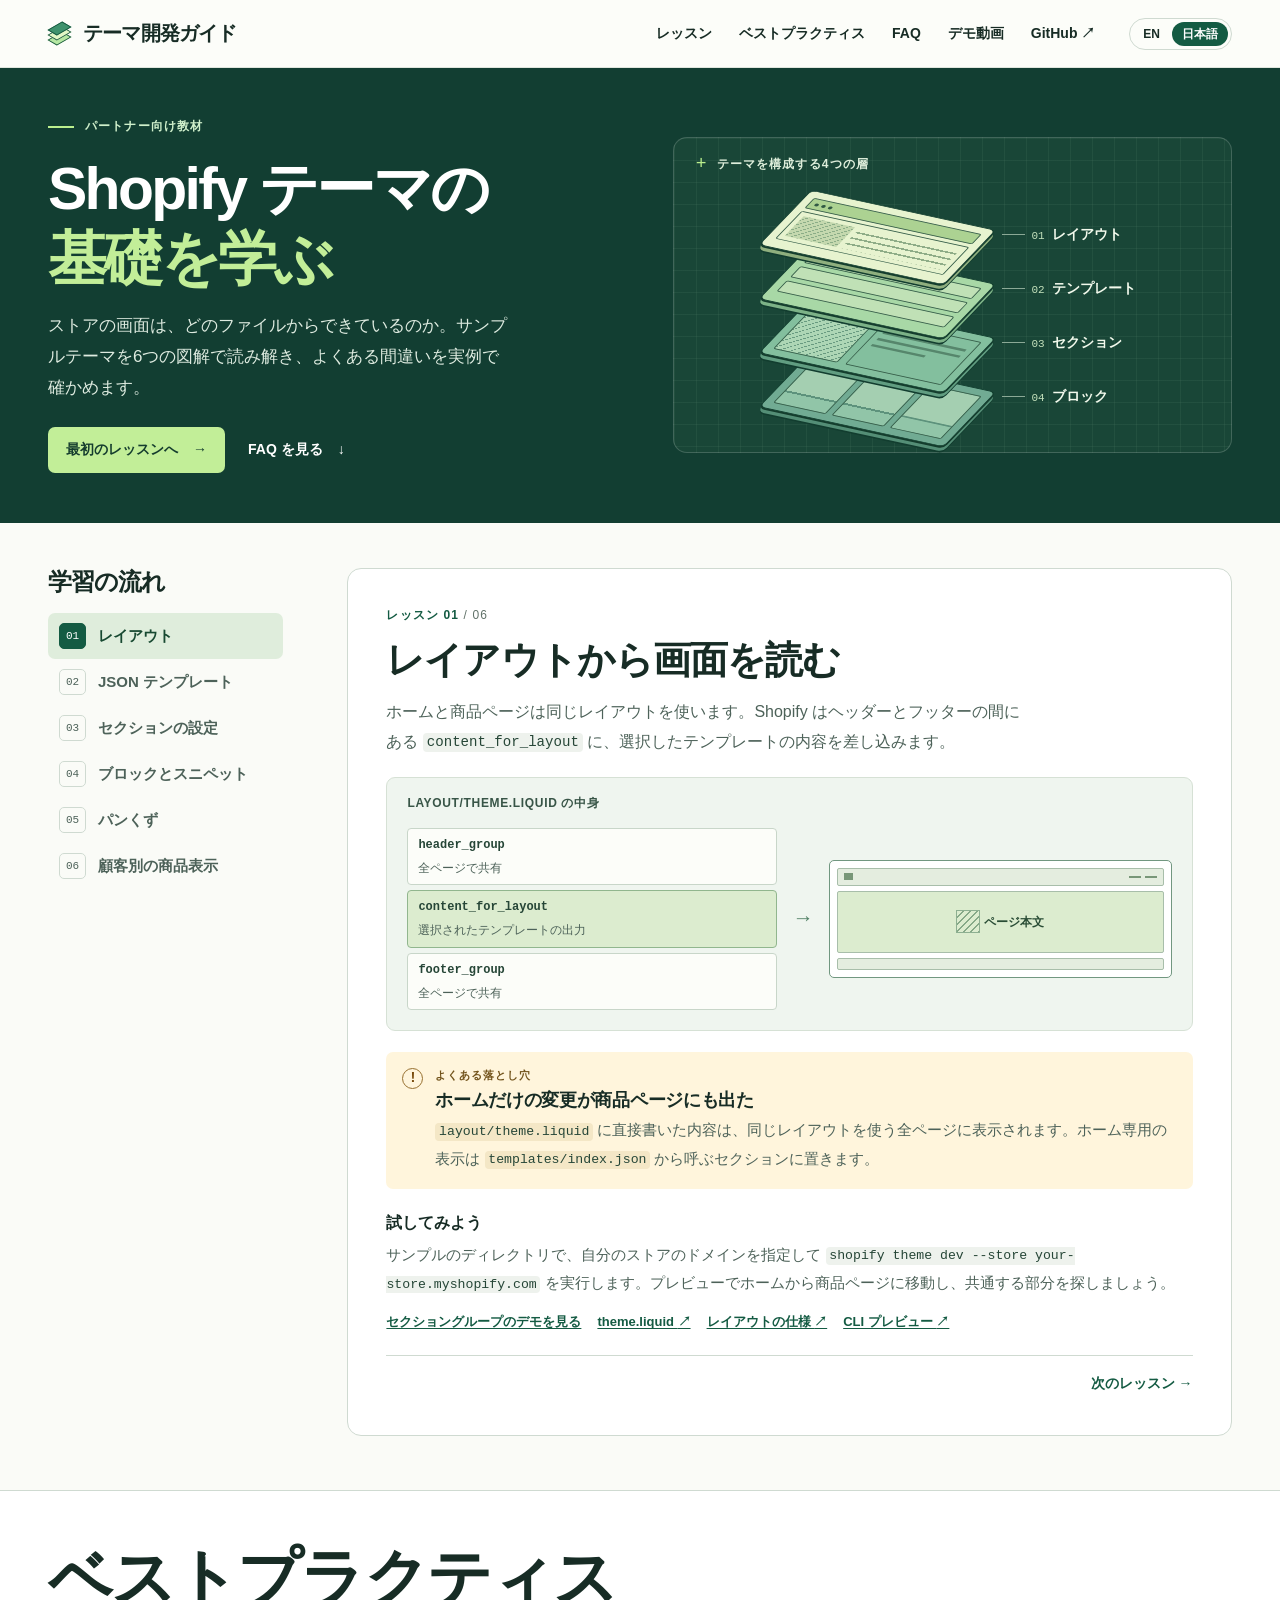
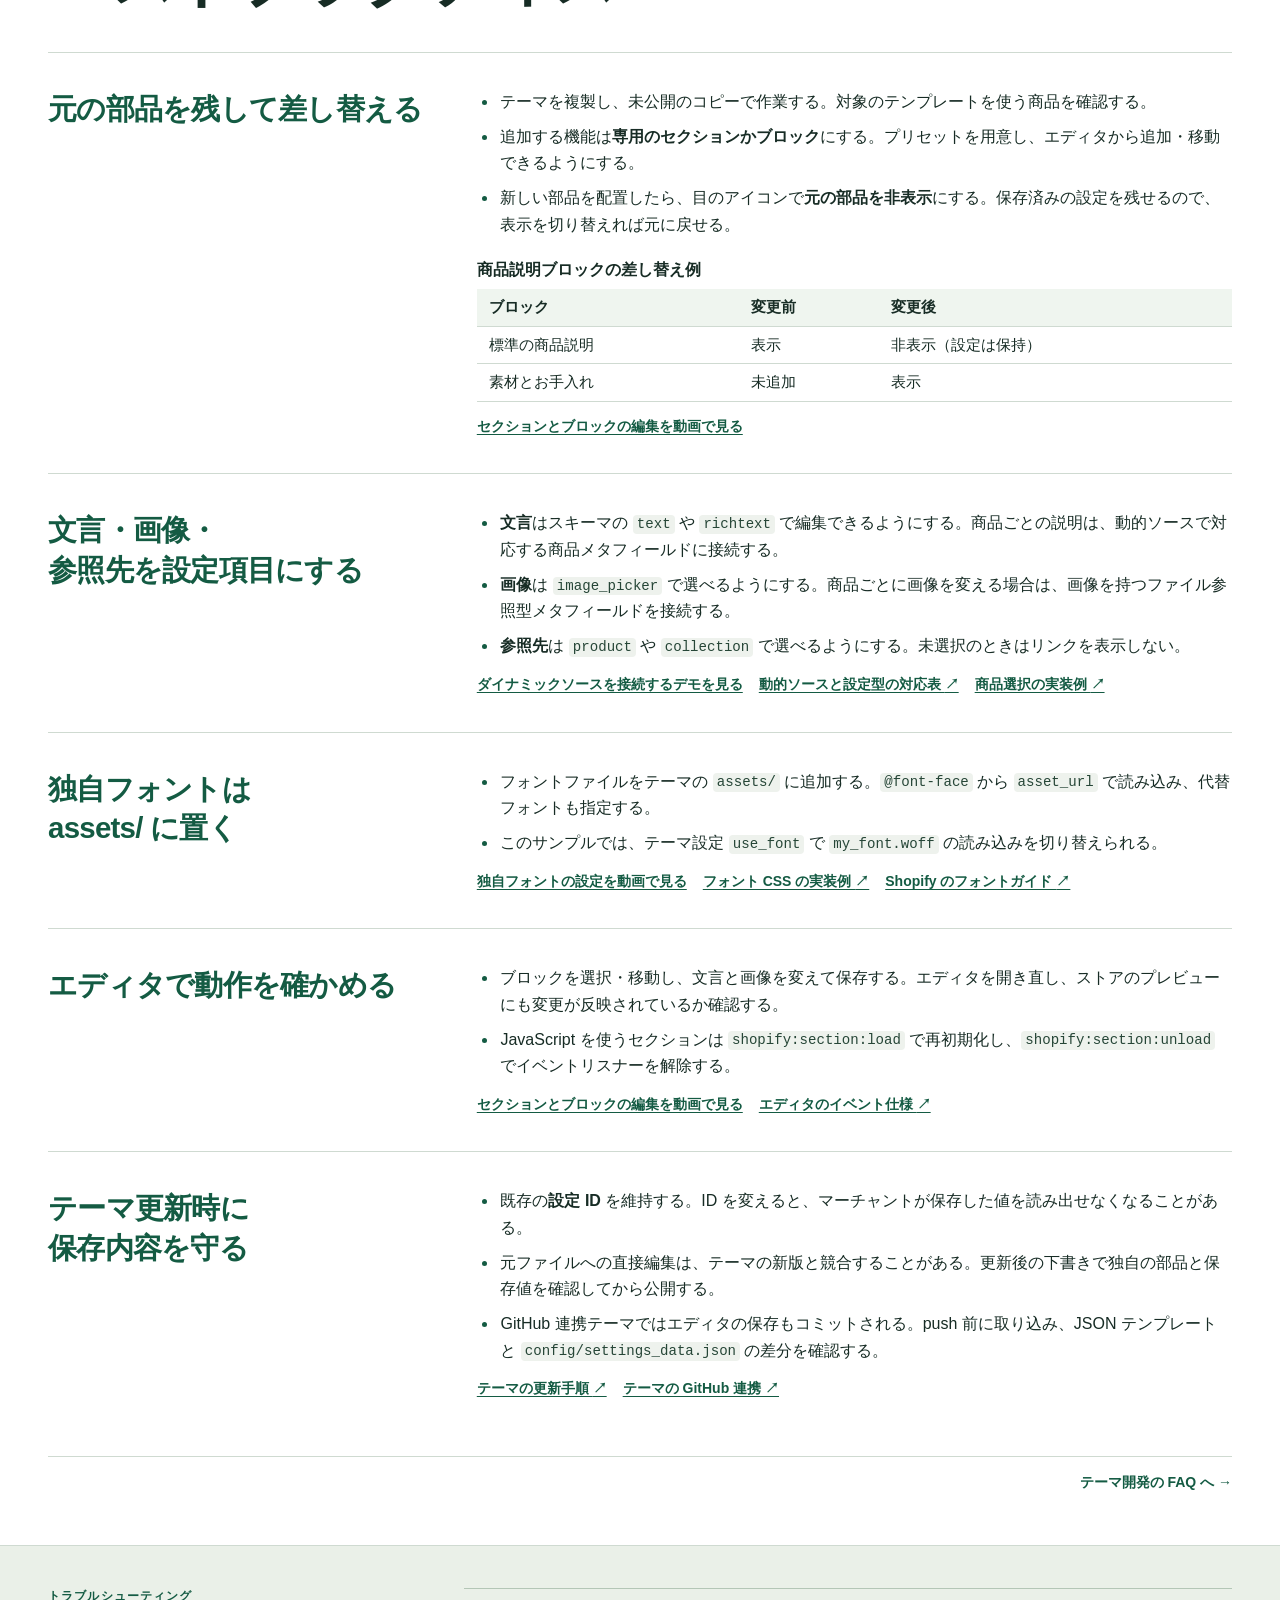
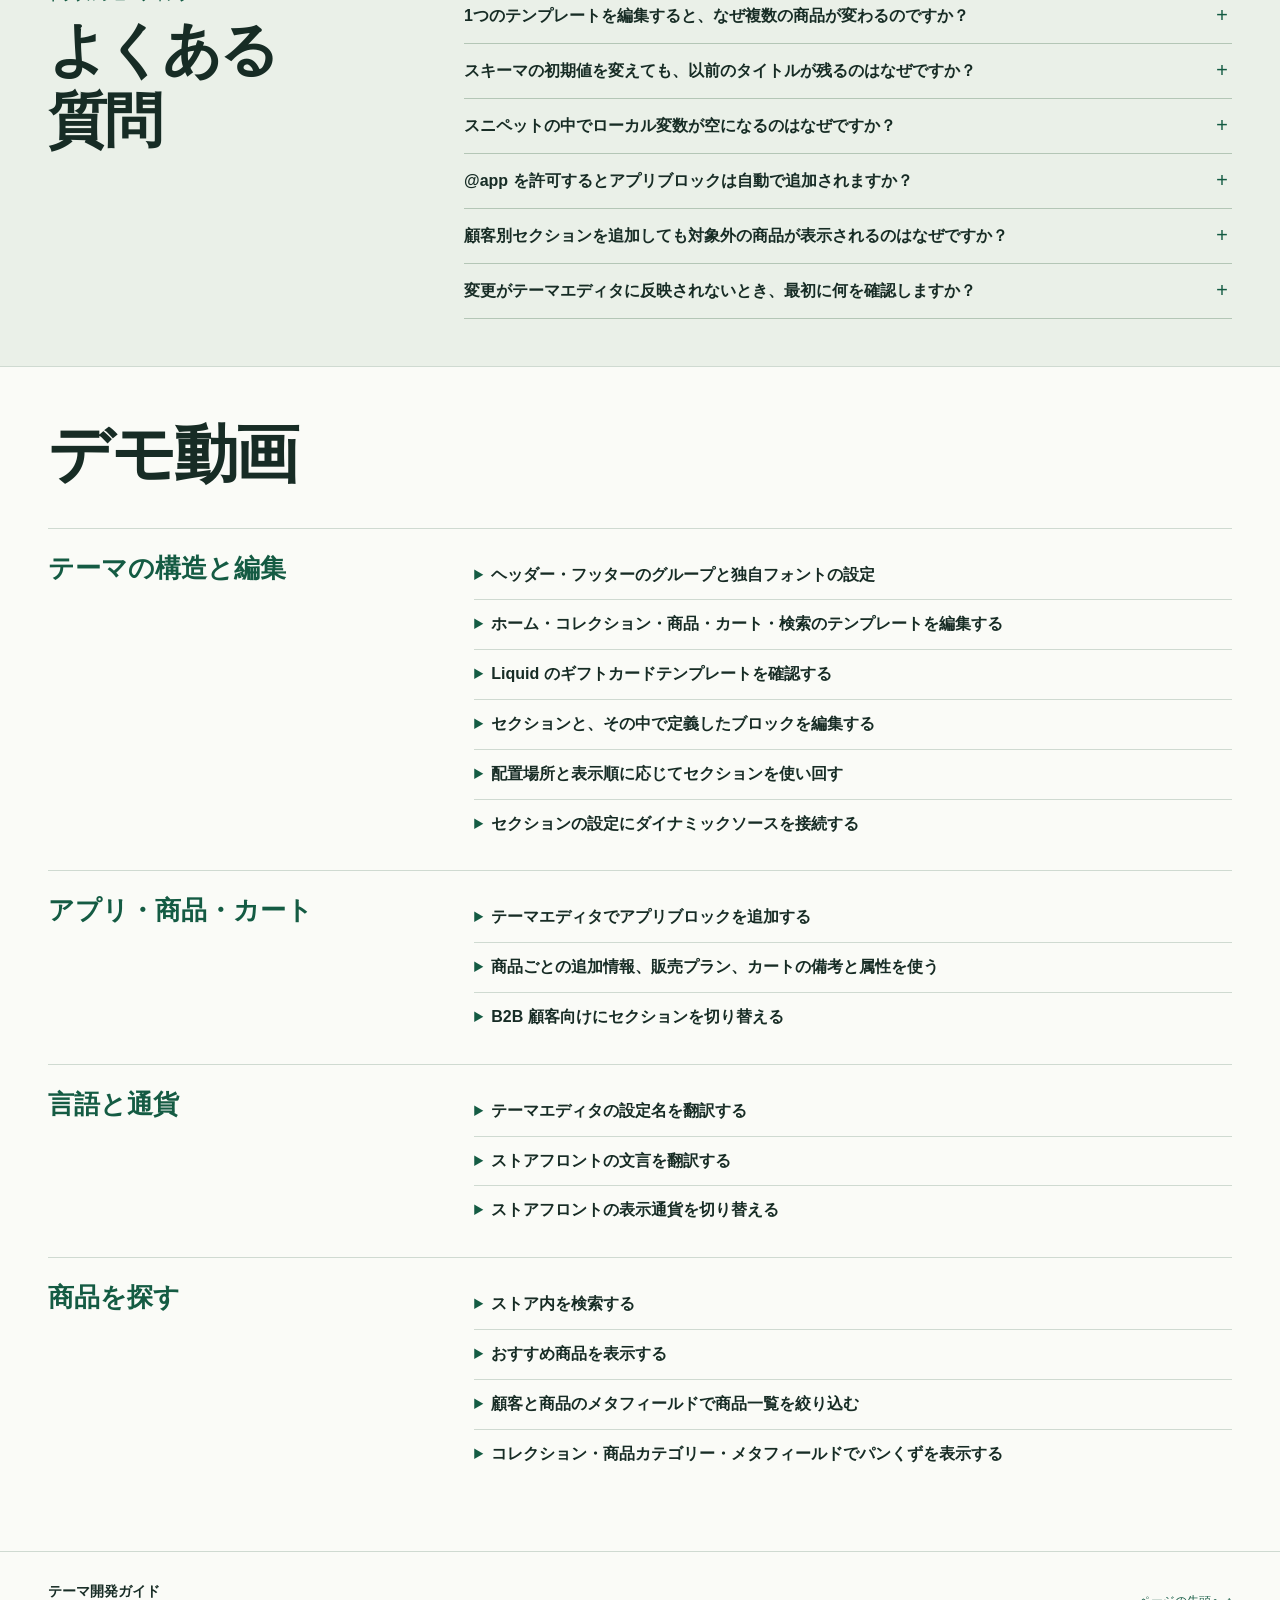
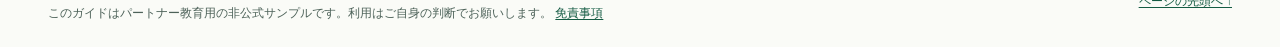
<file: ja/index.html>
<!doctype html>
<html lang="ja">
  <head>
    <meta charset="utf-8" />
    <meta name="viewport" content="width=device-width, initial-scale=1" />
    <title>Shopify テーマの基礎 | テーマ開発ガイド</title>
    <meta
      name="description"
      content="サンプルテーマを読みながら、ストアの画面とテーマファイルの関係を6つのレッスンで学びます。図解と操作例で、つまずきやすい点を確認できます。"
    />
    <link rel="canonical" href="https://benzookapi.github.io/shopify-barebone-theme-sample/ja/" />
    <link rel="alternate" hreflang="en" href="https://benzookapi.github.io/shopify-barebone-theme-sample/" />
    <link
      rel="alternate"
      hreflang="ja"
      href="https://benzookapi.github.io/shopify-barebone-theme-sample/ja/"
    />
    <link rel="icon" href="data:," />
    <link rel="stylesheet" href="../docs/theme-guide.css" />
    <script defer src="../docs/theme-guide.js"></script>
  </head>
  <body id="top">
    <span id="external-link-note" hidden>新しいタブまたはウィンドウで開きます。</span>
    <a class="skip" href="#lessons">レッスンへ移動</a>
    <header class="mast">
      <div class="wrap mast-inner">
        <a href="#top" class="brand"
          ><span class="brand-mark" aria-hidden="true"><i></i><i></i><i></i></span>テーマ開発ガイド</a
        >
        <nav class="top-nav" aria-label="ガイドのナビゲーション">
          <a href="#lessons">レッスン</a><a href="#best-practices">ベストプラクティス</a
          ><a href="#faq">FAQ</a>
          <a href="#demos">デモ動画</a>
          <a
            href="https://github.com/benzookapi/shopify-barebone-theme-sample"
            target="_blank"
            rel="noopener"
            aria-describedby="external-link-note"
            >GitHub <span aria-hidden="true">↗</span></a
          >
        </nav>
        <nav class="languages" aria-label="言語">
          <a href="../" lang="en" hreflang="en">EN</a>
          <a href="./" lang="ja" hreflang="ja" aria-current="page">日本語</a>
        </nav>
      </div>
    </header>
    <main>
      <section class="hero" aria-labelledby="hero-title">
        <div class="wrap hero-inner">
          <div class="hero-copy">
            <p class="eyebrow"><span class="eyeline"></span>パートナー向け教材</p>
            <h1 id="hero-title">Shopify テーマの<br /><em>基礎を学ぶ</em></h1>
            <p class="intro">
              ストアの画面は、どのファイルからできているのか。サンプルテーマを6つの図解で読み解き、よくある間違いを実例で確かめます。
            </p>
            <div class="hero-actions">
              <a class="start" href="#layout">最初のレッスンへ <span aria-hidden="true">→</span></a
              ><a class="quiet" href="#faq">FAQ を見る <span aria-hidden="true">↓</span></a>
            </div>
          </div>
          <figure class="blueprint">
            <figcaption><span class="cross" aria-hidden="true">+</span> テーマを構成する4つの層</figcaption>
            <div class="model">
              <div class="drawing" aria-hidden="true">
                <div class="plate plate-1">
                  <i class="pane-top"><b></b><b></b><b></b></i><i class="pane-window"><b></b><b></b></i>
                </div>
                <div class="plate plate-2">
                  <i class="pane-strip"></i><i class="pane-strip"></i><i class="pane-strip"></i>
                </div>
                <div class="plate plate-3">
                  <i class="pane-feature"></i><i class="pane-copy"><b></b><b></b><b></b></i>
                </div>
                <div class="plate plate-4">
                  <i class="pane-card"></i><i class="pane-card"></i><i class="pane-card"></i>
                </div>
              </div>
              <ol class="figure-labels">
                <li>
                  <a href="#layout"><span>01</span>レイアウト</a>
                </li>
                <li>
                  <a href="#templates"><span>02</span>テンプレート</a>
                </li>
                <li>
                  <a href="#sections"><span>03</span>セクション</a>
                </li>
                <li>
                  <a href="#blocks"><span>04</span>ブロック</a>
                </li>
              </ol>
            </div>
          </figure>
        </div>
      </section>
      <div class="wrap workspace" id="lessons">
        <aside class="syllabus">
          <h2>学習の流れ</h2>
          <nav aria-label="レッスン一覧">
            <ol>
              <li>
                <a href="#layout"><span class="step-no">01</span><span>レイアウト</span></a>
              </li>
              <li>
                <a href="#templates"><span class="step-no">02</span><span>JSON テンプレート</span></a>
              </li>
              <li>
                <a href="#sections"><span class="step-no">03</span><span>セクションの設定</span></a>
              </li>
              <li>
                <a href="#blocks"><span class="step-no">04</span><span>ブロックとスニペット</span></a>
              </li>
              <li>
                <a href="#breadcrumbs"><span class="step-no">05</span><span>パンくず</span></a>
              </li>
              <li>
                <a href="#visibility"><span class="step-no">06</span><span>顧客別の商品表示</span></a>
              </li>
            </ol>
          </nav>
        </aside>
        <div class="reader">
          <article class="lesson" id="layout" aria-labelledby="title-layout">
            <header class="lesson-head">
              <p class="kicker">レッスン 01 <span>/ 06</span></p>
              <h2 id="title-layout" tabindex="-1">レイアウトから画面を読む</h2>
              <p>
                ホームと商品ページは同じレイアウトを使います。Shopify はヘッダーとフッターの間にある
                <code>content_for_layout</code> に、選択したテンプレートの内容を差し込みます。
              </p>
            </header>
            <figure class="diagram">
              <figcaption>layout/theme.liquid の中身</figcaption>
              <div class="layout-figure">
                <div class="file-stack">
                  <div><code>header_group</code><small>全ページで共有</small></div>
                  <div class="active">
                    <code>content_for_layout</code><small>選択されたテンプレートの出力</small>
                  </div>
                  <div><code>footer_group</code><small>全ページで共有</small></div>
                </div>
                <span class="diagram-arrow" aria-hidden="true">→</span>
                <div class="store-wire">
                  <span class="wire-header"><i></i><b></b><b></b></span
                  ><span class="wire-body"><i></i><b>ページ本文</b></span
                  ><span class="wire-footer"></span>
                </div>
              </div>
            </figure>
            <div class="pitfall">
              <span class="signal" aria-hidden="true">!</span>
              <div>
                <p class="note-label">よくある落とし穴</p>
                <h3>ホームだけの変更が商品ページにも出た</h3>
                <p>
                  <code>layout/theme.liquid</code>
                  に直接書いた内容は、同じレイアウトを使う全ページに表示されます。ホーム専用の表示は
                  <code>templates/index.json</code> から呼ぶセクションに置きます。
                </p>
              </div>
            </div>
            <div class="exercise">
              <h3>試してみよう</h3>
              <p>
                サンプルのディレクトリで、自分のストアのドメインを指定して
                <code>shopify theme dev --store your-store.myshopify.com</code>
                を実行します。プレビューでホームから商品ページに移動し、共通する部分を探しましょう。
              </p>
            </div>
            <ul class="source-links">
              <li><a href="#demo-layout">セクショングループのデモを見る</a></li>
              <li>
                <a
                  href="https://github.com/benzookapi/shopify-barebone-theme-sample/blob/main/layout/theme.liquid"
                  target="_blank"
                  rel="noopener"
                  aria-describedby="external-link-note"
                  >theme.liquid <span aria-hidden="true">↗</span></a
                >
              </li>
              <li>
                <a
                  href="https://shopify.dev/docs/storefronts/themes/architecture/layouts"
                  target="_blank"
                  rel="noopener"
                  aria-describedby="external-link-note"
                  >レイアウトの仕様 <span aria-hidden="true">↗</span></a
                >
              </li>
              <li>
                <a
                  href="https://shopify.dev/docs/api/shopify-cli/theme/theme-dev"
                  target="_blank"
                  rel="noopener"
                  aria-describedby="external-link-note"
                  >CLI プレビュー <span aria-hidden="true">↗</span></a
                >
              </li>
            </ul>
            <nav class="pager" aria-label="レッスンの移動 1">
              <a class="next" href="#templates">次のレッスン <span aria-hidden="true">→</span></a>
            </nav>
          </article>

          <article class="lesson" id="templates" aria-labelledby="title-templates">
            <header class="lesson-head">
              <p class="kicker">レッスン 02 <span>/ 06</span></p>
              <h2 id="title-templates" tabindex="-1">JSON テンプレートで表示順を追う</h2>
              <p>
                <code>templates/index.json</code> の <code>sections</code> には、セクションのインスタンス ID
                とファイルを指定する <code>type</code> があります。各インスタンスの表示順は
                <code>order</code> で決まります。
              </p>
            </header>
            <figure class="diagram">
              <figcaption>ホームでの表示順を変える</figcaption>
              <div class="order-example">
                <div class="demo-code">
                  <span>templates/index.json · order</span>
                  <pre>[<br>  <b data-order-id>"my_home"</b>,<br>  <b data-order-id>"theme_block_examples"</b><br>]</pre>
                </div>
                <span class="diagram-arrow" aria-hidden="true">→</span>
                <div class="order-output">
                  <small>ストアの表示例</small>
                  <ol class="order-list">
                    <li>ホームセクション</li>
                    <li>テーマブロックの例</li>
                  </ol>
                </div>
              </div>
              <button type="button" class="swap" hidden>
                <span aria-hidden="true">⇅</span> 表示順を入れ替える
              </button>
              <span class="sr-only" role="status" data-order-status></span>
            </figure>
            <div class="pitfall">
              <span class="signal" aria-hidden="true">!</span>
              <div>
                <p class="note-label">よくある落とし穴</p>
                <h3>セクション名は合っているのに参照できない</h3>
                <p>
                  このサンプルでは ID が <code>my_home</code>、型が <code>home_page</code> です。<code
                    >order</code
                  >
                  には <code>my_home</code> を指定し、実装を読むときは型から
                  <code>sections/home_page.liquid</code> を開きます。
                </p>
              </div>
            </div>
            <div class="exercise">
              <h3>試してみよう</h3>
              <p>
                順番を逆にすると何が先頭に来るか予想し、図のプレビューで確かめます。次にホームのテンプレートで2つの
                ID を探しましょう。
              </p>
            </div>
            <ul class="source-links">
              <li><a href="#demo-templates">テンプレート編集のデモを見る</a></li>
              <li>
                <a
                  href="https://github.com/benzookapi/shopify-barebone-theme-sample/blob/main/templates/index.json"
                  target="_blank"
                  rel="noopener"
                  aria-describedby="external-link-note"
                  >templates/index.json <span aria-hidden="true">↗</span></a
                >
              </li>
              <li>
                <a
                  href="https://shopify.dev/docs/storefronts/themes/architecture/templates/json-templates"
                  target="_blank"
                  rel="noopener"
                  aria-describedby="external-link-note"
                  >JSON テンプレートの仕様 <span aria-hidden="true">↗</span></a
                >
              </li>
            </ul>
            <nav class="pager" aria-label="レッスンの移動 2">
              <a href="#layout"><span aria-hidden="true">←</span> 前へ</a
              ><a class="next" href="#sections">次のレッスン <span aria-hidden="true">→</span></a>
            </nav>
          </article>

          <article class="lesson" id="sections" aria-labelledby="title-sections">
            <header class="lesson-head">
              <p class="kicker">レッスン 03 <span>/ 06</span></p>
              <h2 id="title-sections" tabindex="-1">セクションを追加できる場所を調べる</h2>
              <p>
                セクションは画面に出すマークアップとエディタ用のスキーマを持ちます。<code
                  >home_theme_blocks.liquid</code
                >
                にはプリセットがあり、ホーム（<code>index</code>）に1つまで配置できます。
              </p>
            </header>
            <figure class="diagram">
              <figcaption>エディタで追加できる条件</figcaption>
              <div class="flow">
                <div><code>presets</code><span>追加時の初期構成を用意</span></div>
                <div><code>enabled_on</code><span>追加先のテンプレートやグループを指定</span></div>
                <div><code>limit</code><span>同じ追加先での配置数を制限</span></div>
              </div>
            </figure>
            <div class="pitfall">
              <span class="signal" aria-hidden="true">!</span>
              <div>
                <p class="note-label">よくある落とし穴</p>
                <h3>ファイルがあるのに「セクションを追加」に出てこない</h3>
                <p>
                  プリセット、編集中のテンプレートやセクショングループ、配置数の上限を確認します。このサンプルでは、テーマブロックの例はホームにすでに1つ配置されています。
                </p>
              </div>
            </div>
            <div class="exercise">
              <h3>試してみよう</h3>
              <p>
                テーマエディタでホームに配置済みのテーマブロックの例を開き、タイトルを変更します。セクション内の
                <code>section.settings.title</code> と表示を照合しましょう。
              </p>
            </div>
            <ul class="source-links">
              <li><a href="#demo-portable-sections">セクションの配置を動画で見る</a></li>
              <li>
                <a
                  href="https://github.com/benzookapi/shopify-barebone-theme-sample/blob/main/sections/home_theme_blocks.liquid"
                  target="_blank"
                  rel="noopener"
                  aria-describedby="external-link-note"
                  >home_theme_blocks.liquid <span aria-hidden="true">↗</span></a
                >
              </li>
              <li>
                <a
                  href="https://shopify.dev/docs/storefronts/themes/architecture/sections/section-schema"
                  target="_blank"
                  rel="noopener"
                  aria-describedby="external-link-note"
                  >セクションスキーマの仕様 <span aria-hidden="true">↗</span></a
                >
              </li>
            </ul>
            <nav class="pager" aria-label="レッスンの移動 3">
              <a href="#templates"><span aria-hidden="true">←</span> 前へ</a
              ><a class="next" href="#blocks">次のレッスン <span aria-hidden="true">→</span></a>
            </nav>
          </article>

          <article class="lesson" id="blocks" aria-labelledby="title-blocks">
            <header class="lesson-head">
              <p class="kicker">レッスン 04 <span>/ 06</span></p>
              <h2 id="title-blocks" tabindex="-1">ブロックとスニペットを使い分ける</h2>
              <p>
                マーチャントが何を編集するかを考えます。<code>home_page.liquid</code> には専用ブロック、<code
                  >home_theme_blocks.liquid</code
                >
                には再利用できるリンクカードがあり、どちらも同じタイトル用スニペットを呼びます。
              </p>
            </header>
            <figure class="diagram">
              <figcaption>誰がどこで使う部品か</figcaption>
              <dl class="compare">
                <div>
                  <dt>セクションブロック</dt>
                  <dd>
                    <code>my_type_3</code><span>ホームのセクション内で定義・描画する URL ブロック。</span>
                    <a href="#demo-section-blocks">セクション専用ブロックのデモを見る</a>
                  </dd>
                </div>
                <div>
                  <dt>テーマブロック</dt>
                  <dd>
                    <code>blocks/link_card.liquid</code
                    ><span>対応するセクションにマーチャントが追加できるカード。</span>
                  </dd>
                </div>
                <div>
                  <dt>スニペット</dt>
                  <dd>
                    <code>snippets/section_title.liquid</code
                    ><span>テーマコードが render タグで呼ぶ共通部品。</span>
                  </dd>
                </div>
              </dl>
            </figure>
            <div class="pitfall">
              <span class="signal" aria-hidden="true">!</span>
              <div>
                <p class="note-label">よくある落とし穴</p>
                <h3>blocks/ にカードを作ったのに表示されない</h3>
                <p>
                  このリンクカードでは、親が <code>@theme</code> を許可し、<code>content_for 'blocks'</code>
                  で子を描画します。カードのインスタンスも必要です。マーチャントはカードのプリセットから追加できます。
                </p>
              </div>
            </div>
            <div class="exercise">
              <h3>試してみよう</h3>
              <p>
                ホームで一方のリンクカードのラベルを変更し、もう一方のラベルが独立していることを確認します。<code
                  >index.json</code
                >
                で <code>link_card</code> の2つのインスタンスを探しましょう。
              </p>
            </div>
            <ul class="source-links">
              <li>
                <a
                  href="https://github.com/benzookapi/shopify-barebone-theme-sample/blob/main/blocks/link_card.liquid"
                  target="_blank"
                  rel="noopener"
                  aria-describedby="external-link-note"
                  >link_card.liquid <span aria-hidden="true">↗</span></a
                >
              </li>
              <li>
                <a
                  href="https://github.com/benzookapi/shopify-barebone-theme-sample/blob/main/snippets/section_title.liquid"
                  target="_blank"
                  rel="noopener"
                  aria-describedby="external-link-note"
                  >section_title.liquid <span aria-hidden="true">↗</span></a
                >
              </li>
              <li>
                <a
                  href="https://shopify.dev/docs/storefronts/themes/architecture/blocks"
                  target="_blank"
                  rel="noopener"
                  aria-describedby="external-link-note"
                  >ブロックの種類 <span aria-hidden="true">↗</span></a
                >
              </li>
            </ul>
            <nav class="pager" aria-label="レッスンの移動 4">
              <a href="#sections"><span aria-hidden="true">←</span> 前へ</a
              ><a class="next" href="#breadcrumbs">次のレッスン <span aria-hidden="true">→</span></a>
            </nav>
          </article>

          <article class="lesson" id="breadcrumbs" aria-labelledby="title-breadcrumbs">
            <header class="lesson-head">
              <p class="kicker">レッスン 05 <span>/ 06</span></p>
              <h2 id="title-breadcrumbs" tabindex="-1">パンくずの階層をたどる</h2>
              <p>
                1つの商品は複数のコレクションに属せます。ヘッダーグループに「パンくず」を追加すると、商品ページではサンプルが次の順序で階層を探します。
              </p>
            </header>
            <figure class="diagram">
              <figcaption>このサンプルが商品の階層を探す順序</figcaption>
              <ol class="trail">
                <li><b>商品分類</b><span>カテゴリー ID と一致するコレクションハンドルを探す。</span></li>
                <li><b>メタフィールド</b><span>商品メタフィールドのコレクションハンドルを読む。</span></li>
                <li><b>メニュー</b><span>指定したメニュー内で現在のページを探す。</span></li>
              </ol>
            </figure>
            <div class="pitfall">
              <span class="signal" aria-hidden="true">!</span>
              <div>
                <p class="note-label">よくある落とし穴</p>
                <h3>商品にカテゴリーがあってもパンくずが浅い</h3>
                <p>
                  商品分類から階層を出すには、カテゴリー ID
                  と一致するコレクションハンドルが1つ以上必要です。一致しなければ
                  <code>custom.breadcrumb_collections</code
                  >、次にメニューを確認します。どちらでも階層が見つからなければ「ホーム ›
                  ページタイトル」になります。
                </p>
              </div>
            </div>
            <div class="exercise">
              <h3>試してみよう</h3>
              <p>
                カテゴリーを設定した商品で、その ID
                とコレクションハンドルを比べます。パンくずのリンクがどのデータから作られたかを確認しましょう。ホームではパンくずは表示されません。
              </p>
            </div>
            <ul class="source-links">
              <li><a href="#demo-breadcrumbs">パンくずのデモを見る</a></li>
              <li>
                <a
                  href="https://github.com/benzookapi/shopify-barebone-theme-sample/blob/main/docs/breadcrumbs.md"
                  target="_blank"
                  rel="noopener"
                  aria-describedby="external-link-note"
                  >パンくずの設定手順 <span aria-hidden="true">↗</span></a
                >
              </li>
              <li>
                <a
                  href="https://github.com/benzookapi/shopify-barebone-theme-sample/blob/main/snippets/breadcrumbs.liquid"
                  target="_blank"
                  rel="noopener"
                  aria-describedby="external-link-note"
                  >breadcrumbs.liquid <span aria-hidden="true">↗</span></a
                >
              </li>
            </ul>
            <nav class="pager" aria-label="レッスンの移動 5">
              <a href="#blocks"><span aria-hidden="true">←</span> 前へ</a
              ><a class="next" href="#visibility">次のレッスン <span aria-hidden="true">→</span></a>
            </nav>
          </article>

          <article class="lesson" id="visibility" aria-labelledby="title-visibility">
            <header class="lesson-head">
              <p class="kicker">レッスン 06 <span>/ 06</span></p>
              <h2 id="title-visibility" tabindex="-1">表示ルールが効く範囲を確かめる</h2>
              <p>
                オプションの顧客別コレクション・検索セクションは、顧客の
                <code>custom.access_code</code> と商品のリスト
                <code>custom.access_codes</code> を照合し、一致した商品のカードを表示します。
              </p>
            </header>
            <figure class="diagram">
              <figcaption>ログイン状態とアクセスコードによる表示の違い</figcaption>
              <dl class="compare">
                <div>
                  <dt>未ログイン</dt>
                  <dd>ログインを促すリンクを表示。</dd>
                </div>
                <div>
                  <dt>顧客コードなし</dt>
                  <dd>閲覧対象がないことを示すメッセージを表示。</dd>
                </div>
                <div>
                  <dt>顧客コードが group-a</dt>
                  <dd>商品側のアクセスコード一覧に <code>group-a</code> があればカードを表示。</dd>
                </div>
              </dl>
            </figure>
            <div class="pitfall">
              <span class="signal" aria-hidden="true">!</span>
              <div>
                <p class="note-label">よくある落とし穴</p>
                <h3>カードを隠せば購入も制限できると思ってしまう</h3>
                <p>
                  絞り込みが効くのはこの2つの一覧セクションです。商品ページの直接表示には別の制御が必要です。購入まで制限する場合は、サンプルの範囲外となるカート・チェックアウトでの検証も設計します。
                </p>
              </div>
            </div>
            <div class="exercise">
              <h3>試してみよう</h3>
              <p>
                開発テーマで顧客別セクションを追加し、エディタで標準のコレクション一覧を非表示にします。未ログイン時とコードが一致する顧客で一覧を比較し、その商品の詳細ページも確認しましょう。
              </p>
            </div>
            <ul class="source-links">
              <li><a href="#demo-customer-filtering">顧客別の商品表示を動画で見る</a></li>
              <li>
                <a
                  href="https://github.com/benzookapi/shopify-barebone-theme-sample/blob/main/docs/customer-filtered-storefront.md"
                  target="_blank"
                  rel="noopener"
                  aria-describedby="external-link-note"
                  >顧客別表示の設定手順 <span aria-hidden="true">↗</span></a
                >
              </li>
              <li>
                <a
                  href="https://shopify.dev/docs/api/functions/latest/cart-and-checkout-validation"
                  target="_blank"
                  rel="noopener"
                  aria-describedby="external-link-note"
                  >チェックアウト検証の仕様 <span aria-hidden="true">↗</span></a
                >
              </li>
            </ul>
            <nav class="pager" aria-label="レッスンの移動 6">
              <a href="#breadcrumbs"><span aria-hidden="true">←</span> 前へ</a
              ><a class="next" href="#best-practices">ベストプラクティス <span aria-hidden="true">→</span></a>
            </nav>
          </article>
        </div>
      </div>
      <section class="practices" id="best-practices" aria-labelledby="practices-title">
        <div class="wrap">
          <h2 id="practices-title">ベストプラクティス</h2>
          <section class="practice-topic">
            <h3>元の部品を残して<wbr />差し替える</h3>
            <div>
              <ul class="practice-points">
                <li>
                  テーマを複製し、未公開のコピーで作業する。対象のテンプレートを使う商品を確認する。
                </li>
                <li>
                  追加する機能は<strong>専用のセクションかブロック</strong>にする。プリセットを用意し、エディタから追加・移動できるようにする。
                </li>
                <li>
                  新しい部品を配置したら、目のアイコンで<strong>元の部品を非表示</strong>にする。保存済みの設定を残せるので、表示を切り替えれば元に戻せる。
                </li>
              </ul>
              <table class="practice-example">
                <caption>
                  商品説明ブロックの差し替え例
                </caption>
                <thead>
                  <tr>
                    <th scope="col">ブロック</th>
                    <th scope="col">変更前</th>
                    <th scope="col">変更後</th>
                  </tr>
                </thead>
                <tbody>
                  <tr>
                    <th scope="row">標準の商品説明</th>
                    <td>表示</td>
                    <td>非表示（設定は保持）</td>
                  </tr>
                  <tr>
                    <th scope="row">素材とお手入れ</th>
                    <td>未追加</td>
                    <td>表示</td>
                  </tr>
                </tbody>
              </table>
              <ul class="source-links">
                <li><a href="#demo-section-blocks">セクションとブロックの編集を動画で見る</a></li>
              </ul>
            </div>
          </section>
          <section class="practice-topic">
            <h3>文言・画像・参照先を<wbr />設定項目にする</h3>
            <div>
              <ul class="practice-points">
                <li>
                  <strong>文言</strong>はスキーマの <code>text</code> や
                  <code>richtext</code>
                  で編集できるようにする。商品ごとの説明は、動的ソースで対応する商品メタフィールドに接続する。
                </li>
                <li>
                  <strong>画像</strong>は
                  <code>image_picker</code>
                  で選べるようにする。商品ごとに画像を変える場合は、画像を持つファイル参照型メタフィールドを接続する。
                </li>
                <li>
                  <strong>参照先</strong>は <code>product</code> や
                  <code>collection</code> で選べるようにする。未選択のときはリンクを表示しない。
                </li>
              </ul>
              <ul class="source-links">
                <li><a href="#demo-dynamic-sources">ダイナミックソースを接続するデモを見る</a></li>
                <li>
                  <a
                    href="https://shopify.dev/docs/storefronts/themes/architecture/settings/dynamic-sources"
                    target="_blank"
                    rel="noopener"
                    aria-describedby="external-link-note"
                    >動的ソースと設定型の対応表 <span aria-hidden="true">↗</span></a
                  >
                </li>
                <li>
                  <a
                    href="https://github.com/benzookapi/shopify-barebone-theme-sample/blob/main/blocks/product_card.liquid"
                    target="_blank"
                    rel="noopener"
                    aria-describedby="external-link-note"
                    >商品選択の実装例 <span aria-hidden="true">↗</span></a
                  >
                </li>
              </ul>
            </div>
          </section>
          <section class="practice-topic">
            <h3>独自フォントは<wbr /> assets/ に置く</h3>
            <div>
              <ul class="practice-points">
                <li>
                  フォントファイルをテーマの <code>assets/</code> に追加する。<code>@font-face</code> から
                  <code>asset_url</code> で読み込み、代替フォントも指定する。
                </li>
                <li>
                  このサンプルでは、テーマ設定 <code>use_font</code> で
                  <code>my_font.woff</code> の読み込みを切り替えられる。
                </li>
              </ul>
              <ul class="source-links">
                <li><a href="#demo-layout">独自フォントの設定を動画で見る</a></li>
                <li>
                  <a
                    href="https://github.com/benzookapi/shopify-barebone-theme-sample/blob/main/assets/my_font.css.liquid"
                    target="_blank"
                    rel="noopener"
                    aria-describedby="external-link-note"
                    >フォント CSS の実装例 <span aria-hidden="true">↗</span></a
                  >
                </li>
                <li>
                  <a
                    href="https://shopify.dev/docs/storefronts/themes/best-practices/performance/self-host-web-fonts"
                    target="_blank"
                    rel="noopener"
                    aria-describedby="external-link-note"
                    >Shopify のフォントガイド <span aria-hidden="true">↗</span></a
                  >
                </li>
              </ul>
            </div>
          </section>
          <section class="practice-topic">
            <h3>エディタで<wbr />動作を確かめる</h3>
            <div>
              <ul class="practice-points">
                <li>
                  ブロックを選択・移動し、文言と画像を変えて保存する。エディタを開き直し、ストアのプレビューにも変更が反映されているか確認する。
                </li>
                <li>
                  JavaScript を使うセクションは <code>shopify:section:load</code> で再初期化し、<code
                    >shopify:section:unload</code
                  >
                  でイベントリスナーを解除する。
                </li>
              </ul>
              <ul class="source-links">
                <li><a href="#demo-section-blocks">セクションとブロックの編集を動画で見る</a></li>
                <li>
                  <a
                    href="https://shopify.dev/docs/storefronts/themes/best-practices/editor/integrate-sections-and-blocks"
                    target="_blank"
                    rel="noopener"
                    aria-describedby="external-link-note"
                    >エディタのイベント仕様 <span aria-hidden="true">↗</span></a
                  >
                </li>
              </ul>
            </div>
          </section>
          <section class="practice-topic">
            <h3>テーマ更新時に<wbr />保存内容を守る</h3>
            <div>
              <ul class="practice-points">
                <li>
                  既存の<strong>設定 ID</strong> を維持する。ID
                  を変えると、マーチャントが保存した値を読み出せなくなることがある。
                </li>
                <li>
                  元ファイルへの直接編集は、テーマの新版と競合することがある。更新後の下書きで独自の部品と保存値を確認してから公開する。
                </li>
                <li>
                  GitHub 連携テーマではエディタの保存もコミットされる。push 前に取り込み、JSON テンプレートと
                  <code>config/settings_data.json</code> の差分を確認する。
                </li>
              </ul>
              <ul class="source-links">
                <li>
                  <a
                    href="https://help.shopify.com/ja/manual/online-store/themes/managing-themes/updating-themes"
                    target="_blank"
                    rel="noopener"
                    aria-describedby="external-link-note"
                    >テーマの更新手順 <span aria-hidden="true">↗</span></a
                  >
                </li>
                <li>
                  <a
                    href="https://shopify.dev/docs/storefronts/themes/tools/github"
                    target="_blank"
                    rel="noopener"
                    aria-describedby="external-link-note"
                    >テーマの GitHub 連携 <span aria-hidden="true">↗</span></a
                  >
                </li>
              </ul>
            </div>
          </section>
          <nav class="pager" aria-label="ベストプラクティス">
            <a class="next" href="#faq">テーマ開発の FAQ へ <span aria-hidden="true">→</span></a>
          </nav>
        </div>
      </section>
      <section class="faq-band" id="faq" aria-labelledby="faq-title">
        <div class="wrap faq-grid">
          <header>
            <p class="kicker">トラブルシューティング</p>
            <h2 id="faq-title">よくある<br />質問</h2>
          </header>
          <div class="questions">
            <details id="faq-template">
              <summary>1つのテンプレートを編集すると、なぜ複数の商品が変わるのですか？</summary>
              <div>
                <p>
                  同じテンプレートを割り当てた商品は、セクションの構成を共有します。構成を変えるときは
                  <code>product.featured.json</code>
                  のような別テンプレートを作り、対象の商品に割り当てます。構成は同じで値だけ商品ごとに変えたいときは、対応する設定に動的ソースとして商品メタフィールドを接続できます。
                </p>
                <a
                  href="https://shopify.dev/docs/storefronts/themes/architecture/settings/dynamic-sources"
                  target="_blank"
                  rel="noopener"
                  aria-describedby="external-link-note"
                  >動的ソースの仕様 <span aria-hidden="true">↗</span></a
                >
                <a href="#demo-dynamic-sources">ダイナミックソースのデモを見る</a>
              </div>
            </details>
            <details id="faq-settings">
              <summary>スキーマの初期値を変えても、以前のタイトルが残るのはなぜですか？</summary>
              <div>
                <p>
                  既存のセクションには保存済みの値があります。たとえばホームのテンプレートには
                  <code>theme_block_examples</code>
                  のタイトルが設定済みです。テーマエディタでそのインスタンスを開き、保存されているタイトルを変更します。
                </p>
                <a
                  href="https://github.com/benzookapi/shopify-barebone-theme-sample/blob/main/templates/index.json"
                  target="_blank"
                  rel="noopener"
                  aria-describedby="external-link-note"
                  >ホームのテンプレート <span aria-hidden="true">↗</span></a
                >
                <a href="#demo-templates">テンプレート編集のデモを見る</a>
              </div>
            </details>
            <details id="faq-snippet">
              <summary>スニペットの中でローカル変数が空になるのはなぜですか？</summary>
              <div>
                <p>
                  <code>render</code>
                  で呼んだスニペットは独自のローカルスコープを持ちます。必要な変数は名前付き引数で渡します。パンくずセクションでは
                  <code>menu_handle: section.settings.menu_handle</code> として渡しています。
                </p>
                <a
                  href="https://github.com/benzookapi/shopify-barebone-theme-sample/blob/main/sections/breadcrumbs.liquid"
                  target="_blank"
                  rel="noopener"
                  aria-describedby="external-link-note"
                  >呼び出し元のコード <span aria-hidden="true">↗</span></a
                >
              </div>
            </details>
            <details id="faq-app-block">
              <summary>@app を許可するとアプリブロックは自動で追加されますか？</summary>
              <div>
                <p>
                  スキーマの指定により、そのセクションがアプリブロックの配置先になります。対応ブロックを提供するアプリをインストールし、テーマエディタで追加します。ホームのテーマブロック用セクションでは
                  <code>content_for 'blocks'</code> の位置に描画します。
                </p>
                <a
                  href="https://shopify.dev/docs/storefronts/themes/architecture/blocks/app-blocks"
                  target="_blank"
                  rel="noopener"
                  aria-describedby="external-link-note"
                  >アプリブロックの仕様 <span aria-hidden="true">↗</span></a
                >
                <a href="#demo-app-blocks">アプリブロックを追加するデモを見る</a>
              </div>
            </details>
            <details id="faq-listing">
              <summary>顧客別セクションを追加しても対象外の商品が表示されるのはなぜですか？</summary>
              <div>
                <p>
                  標準のコレクション・検索テンプレートには一覧セクションが配置済みです。標準の一覧と顧客別の一覧を両方置くと、それぞれが結果を表示します。この演習では、テーマエディタで対象テンプレートを確認し、標準の一覧を非表示にして設定を残します。
                </p>
                <a
                  href="https://github.com/benzookapi/shopify-barebone-theme-sample/blob/main/docs/customer-filtered-storefront.md"
                  target="_blank"
                  rel="noopener"
                  aria-describedby="external-link-note"
                  >顧客別表示の設定手順 <span aria-hidden="true">↗</span></a
                >
                <a href="#demo-customer-filtering">顧客別の商品表示を動画で見る</a>
              </div>
            </details>
            <details id="faq-sync">
              <summary>変更がテーマエディタに反映されないとき、最初に何を確認しますか？</summary>
              <div>
                <p>
                  CLI の出力で対象ストアとテーマを確認し、その開発テーマ用のエディタ URL
                  を開きます。同期エラーやスキーマのエラーも確認します。同期後も古い内容が表示される場合は
                  <code>shopify theme dev</code> を再起動し、表示された URL を開き直します。
                </p>
                <a
                  href="https://github.com/benzookapi/shopify-barebone-theme-sample/blob/main/README.md#trouble-shooting"
                  target="_blank"
                  rel="noopener"
                  aria-describedby="external-link-note"
                  >README のトラブルシューティング <span aria-hidden="true">↗</span></a
                >
              </div>
            </details>
          </div>
        </div>
      </section>
      <section class="demos" id="demos" aria-labelledby="demos-title">
        <div class="wrap">
          <h2 id="demos-title">デモ動画</h2>
          <section class="demo-group">
            <h3>テーマの構造と編集</h3>
            <div>
              <details id="demo-layout" name="theme-demos">
                <summary id="demo-layout-title">ヘッダー・フッターのグループと独自フォントの設定</summary>
                <video
                  aria-labelledby="demo-layout-title"
                  controls playsinline preload="none"
                  src="https://user-images.githubusercontent.com/899580/268196809-d40586e7-1cd2-42fd-a1c4-33f3fb9add99.mp4"
                ></video>
                <a
                  href="https://github.com/shopify-apac-ts/shopify-barebone-theme-sample/wiki#header--body--footer-parts-with-section-groups-and-theme-global-setting-to-apply-your-local-fonts"
                  target="_blank" rel="noopener" aria-describedby="external-link-note"
                  >このデモを Wiki で見る <span aria-hidden="true">↗</span></a>
              </details>
              <details id="demo-templates" name="theme-demos">
                <summary id="demo-templates-title">ホーム・コレクション・商品・カート・検索のテンプレートを編集する</summary>
                <video
                  aria-labelledby="demo-templates-title"
                  controls playsinline preload="none"
                  src="https://user-images.githubusercontent.com/899580/268199790-ae6dcca5-8644-4319-b969-776398afea08.mp4"
                ></video>
                <a
                  href="https://github.com/shopify-apac-ts/shopify-barebone-theme-sample/wiki#home-index-collection-product-cart-and-search-page-editing"
                  target="_blank" rel="noopener" aria-describedby="external-link-note"
                  >このデモを Wiki で見る <span aria-hidden="true">↗</span></a>
              </details>
              <details id="demo-gift-card" name="theme-demos">
                <summary id="demo-gift-card-title">Liquid のギフトカードテンプレートを確認する</summary>
                <video
                  aria-labelledby="demo-gift-card-title"
                  controls playsinline preload="none"
                  src="https://user-images.githubusercontent.com/899580/268201447-64e8cdf0-f186-4fc8-bf39-b8c9cfb05612.mp4"
                ></video>
                <a
                  href="https://github.com/shopify-apac-ts/shopify-barebone-theme-sample/wiki#gift-card-template-which-is-not-a-json-but-a-liquid-file-separated-from-others"
                  target="_blank" rel="noopener" aria-describedby="external-link-note"
                  >このデモを Wiki で見る <span aria-hidden="true">↗</span></a>
              </details>
              <details id="demo-section-blocks" name="theme-demos">
                <summary id="demo-section-blocks-title">セクションと、その中で定義したブロックを編集する</summary>
                <video
                  aria-labelledby="demo-section-blocks-title"
                  controls playsinline preload="none"
                  src="https://user-images.githubusercontent.com/899580/268204557-ab13b0dd-3ec0-41be-a190-eff18e04dfb2.mp4"
                ></video>
                <a
                  href="https://github.com/shopify-apac-ts/shopify-barebone-theme-sample/wiki#how-sections-and-section-local-blocks-work"
                  target="_blank" rel="noopener" aria-describedby="external-link-note"
                  >このデモを Wiki で見る <span aria-hidden="true">↗</span></a>
              </details>
              <details id="demo-portable-sections" name="theme-demos">
                <summary id="demo-portable-sections-title">配置場所と表示順に応じてセクションを使い回す</summary>
                <video
                  aria-labelledby="demo-portable-sections-title"
                  controls playsinline preload="none"
                  src="https://user-images.githubusercontent.com/899580/270356872-30af3d88-93b8-4f57-b0a3-a4bb3ca14d9f.mp4"
                ></video>
                <a
                  href="https://github.com/shopify-apac-ts/shopify-barebone-theme-sample/wiki#how-to-create-a-portable-section-with-section-index-and-location"
                  target="_blank" rel="noopener" aria-describedby="external-link-note"
                  >このデモを Wiki で見る <span aria-hidden="true">↗</span></a>
              </details>
              <details id="demo-dynamic-sources" name="theme-demos">
                <summary id="demo-dynamic-sources-title">セクションの設定にダイナミックソースを接続する</summary>
                <video
                  aria-labelledby="demo-dynamic-sources-title"
                  controls playsinline preload="none"
                  src="https://user-images.githubusercontent.com/899580/268211274-783fc6d9-51eb-43be-b3fe-945ed7f30d70.mp4"
                ></video>
                <a
                  href="https://github.com/shopify-apac-ts/shopify-barebone-theme-sample/wiki#how-section-schema-settings-get-changed-with-dynamic-sources-and-applied-to-the-storefront"
                  target="_blank" rel="noopener" aria-describedby="external-link-note"
                  >このデモを Wiki で見る <span aria-hidden="true">↗</span></a>
              </details>
            </div>
          </section>
          <section class="demo-group">
            <h3>アプリ・商品・カート</h3>
            <div>
              <details id="demo-app-blocks" name="theme-demos">
                <summary id="demo-app-blocks-title">テーマエディタでアプリブロックを追加する</summary>
                <video
                  aria-labelledby="demo-app-blocks-title"
                  controls playsinline preload="none"
                  src="https://user-images.githubusercontent.com/899580/268217781-3e964914-c78b-4a21-99e2-868cb3e3c735.mp4"
                ></video>
                <a
                  href="https://github.com/shopify-apac-ts/shopify-barebone-theme-sample/wiki#work-with-theme-app-extensions"
                  target="_blank" rel="noopener" aria-describedby="external-link-note"
                  >このデモを Wiki で見る <span aria-hidden="true">↗</span></a>
              </details>
              <details id="demo-cart" name="theme-demos">
                <summary id="demo-cart-title">商品ごとの追加情報、販売プラン、カートの備考と属性を使う</summary>
                <video
                  aria-labelledby="demo-cart-title"
                  controls playsinline preload="none"
                  src="https://user-images.githubusercontent.com/899580/268228509-d46b2fb2-1ad9-4f04-a219-66ff151415df.mp4"
                ></video>
                <a
                  href="https://github.com/shopify-apac-ts/shopify-barebone-theme-sample/wiki#work-with-line-item-properties-selling-plans-cart-notes-and-attributes"
                  target="_blank" rel="noopener" aria-describedby="external-link-note"
                  >このデモを Wiki で見る <span aria-hidden="true">↗</span></a>
              </details>
              <details id="demo-b2b" name="theme-demos">
                <summary id="demo-b2b-title">B2B 顧客向けにセクションを切り替える</summary>
                <video
                  aria-labelledby="demo-b2b-title"
                  controls playsinline preload="none"
                  src="https://user-images.githubusercontent.com/899580/268231898-db67153e-ab58-4173-ac82-3dc997611ab2.mp4"
                ></video>
                <a
                  href="https://github.com/shopify-apac-ts/shopify-barebone-theme-sample/wiki#work-with-store-contextualization-for-b2b"
                  target="_blank" rel="noopener" aria-describedby="external-link-note"
                  >このデモを Wiki で見る <span aria-hidden="true">↗</span></a>
              </details>
            </div>
          </section>
          <section class="demo-group">
            <h3>言語と通貨</h3>
            <div>
              <details id="demo-editor-language" name="theme-demos">
                <summary id="demo-editor-language-title">テーマエディタの設定名を翻訳する</summary>
                <video
                  aria-labelledby="demo-editor-language-title"
                  controls playsinline preload="none"
                  src="https://user-images.githubusercontent.com/899580/268477363-7d934318-9f51-41af-b1ca-0926e35a0a8d.mp4"
                ></video>
                <a
                  href="https://github.com/shopify-apac-ts/shopify-barebone-theme-sample/wiki#theme-editor-localization"
                  target="_blank" rel="noopener" aria-describedby="external-link-note"
                  >このデモを Wiki で見る <span aria-hidden="true">↗</span></a>
              </details>
              <details id="demo-storefront-language" name="theme-demos">
                <summary id="demo-storefront-language-title">ストアフロントの文言を翻訳する</summary>
                <video
                  aria-labelledby="demo-storefront-language-title"
                  controls playsinline preload="none"
                  src="https://user-images.githubusercontent.com/899580/268477545-f73eeada-be6a-4ce5-8892-7166e0f3bbb9.mp4"
                ></video>
                <a
                  href="https://github.com/shopify-apac-ts/shopify-barebone-theme-sample/wiki#storefront-localization"
                  target="_blank" rel="noopener" aria-describedby="external-link-note"
                  >このデモを Wiki で見る <span aria-hidden="true">↗</span></a>
              </details>
              <details id="demo-currency" name="theme-demos">
                <summary id="demo-currency-title">ストアフロントの表示通貨を切り替える</summary>
                <video
                  aria-labelledby="demo-currency-title"
                  controls playsinline preload="none"
                  src="https://user-images.githubusercontent.com/899580/268477696-0519a47a-d565-472b-94e0-734414c20d38.mp4"
                ></video>
                <a
                  href="https://github.com/shopify-apac-ts/shopify-barebone-theme-sample/wiki#currency-change"
                  target="_blank" rel="noopener" aria-describedby="external-link-note"
                  >このデモを Wiki で見る <span aria-hidden="true">↗</span></a>
              </details>
            </div>
          </section>
          <section class="demo-group">
            <h3>商品を探す</h3>
            <div>
              <details id="demo-search" name="theme-demos">
                <summary id="demo-search-title">ストア内を検索する</summary>
                <video
                  aria-labelledby="demo-search-title"
                  controls playsinline preload="none"
                  src="https://user-images.githubusercontent.com/899580/268477921-5cd65a8b-05b5-4faa-8b3a-148fe4a8d62f.mp4"
                ></video>
                <a
                  href="https://github.com/shopify-apac-ts/shopify-barebone-theme-sample/wiki#storefront-search"
                  target="_blank" rel="noopener" aria-describedby="external-link-note"
                  >このデモを Wiki で見る <span aria-hidden="true">↗</span></a>
              </details>
              <details id="demo-recommendations" name="theme-demos">
                <summary id="demo-recommendations-title">おすすめ商品を表示する</summary>
                <video
                  aria-labelledby="demo-recommendations-title"
                  controls playsinline preload="none"
                  src="https://user-images.githubusercontent.com/899580/268478090-a213f618-787b-4f01-9f32-3246725d28be.mp4"
                ></video>
                <a
                  href="https://github.com/shopify-apac-ts/shopify-barebone-theme-sample/wiki#product-recommendation"
                  target="_blank" rel="noopener" aria-describedby="external-link-note"
                  >このデモを Wiki で見る <span aria-hidden="true">↗</span></a>
              </details>
              <details id="demo-customer-filtering" name="theme-demos">
                <summary id="demo-customer-filtering-title">顧客と商品のメタフィールドで商品一覧を絞り込む</summary>
                <video
                  aria-labelledby="demo-customer-filtering-title"
                  controls playsinline preload="none"
                  src="https://github.com/user-attachments/assets/7b5f8c67-ead2-47ff-83d9-fd132f1f96f7"
                ></video>
                <a
                  href="https://github.com/shopify-apac-ts/shopify-barebone-theme-sample/wiki#customer-specific-product-filtering-with-metafields-member-only-storefront"
                  target="_blank" rel="noopener" aria-describedby="external-link-note"
                  >このデモを Wiki で見る <span aria-hidden="true">↗</span></a>
              </details>
              <details id="demo-breadcrumbs" name="theme-demos">
                <summary id="demo-breadcrumbs-title">コレクション・商品カテゴリー・メタフィールドでパンくずを表示する</summary>
                <video
                  aria-labelledby="demo-breadcrumbs-title"
                  controls playsinline preload="none"
                  src="https://github.com/user-attachments/assets/d0950720-6bdf-42c1-b5e2-683ed9552cf5"
                ></video>
                <a
                  href="https://github.com/shopify-apac-ts/shopify-barebone-theme-sample/wiki#breadcrumb-menu-with-collections-product-categories-and-metafields"
                  target="_blank" rel="noopener" aria-describedby="external-link-note"
                  >このデモを Wiki で見る <span aria-hidden="true">↗</span></a>
              </details>
            </div>
          </section>
        </div>
      </section>
    </main>
    <footer class="wrap site-footer">
      <div>
        <strong>テーマ開発ガイド</strong>
        <p>
          このガイドはパートナー教育用の非公式サンプルです。利用はご自身の判断でお願いします。
          <a
            href="https://github.com/benzookapi/shopify-barebone-theme-sample/blob/main/README.md#disclaimer"
            target="_blank"
            rel="noopener"
            aria-describedby="external-link-note"
            >免責事項</a
          >
        </p>
      </div>
      <a href="#top">ページの先頭へ ↑</a>
    </footer>
  </body>
</html>
</file>
<file: docs/theme-guide.css>
:root {
  color-scheme: light;
  --ink: #172c25;
  --muted: #4d6259;
  --green: #145b43;
  --line: #cfdad1;
  --soft: #eff5ef;
  --cream: #fafbf7;
  --mono: ui-monospace, "SFMono-Regular", Consolas, monospace;
  font-family: "Inter Tight", Inter, -apple-system, BlinkMacSystemFont, "Segoe UI", sans-serif;
  color: var(--ink);
  background: var(--cream);
}
html[lang="ja"], .languages a[lang="ja"] { font-family: "Noto Sans JP", "Hiragino Kaku Gothic ProN", "Yu Gothic", sans-serif; }
* { box-sizing: border-box; }
body, figure, ol, ul, dl, dd, p, h1, h2, h3, pre { margin: 0; }
body { font-size: 16px; line-height: 1.55; }
a { color: var(--green); text-underline-offset: .19em; }
a:hover { text-decoration-thickness: 2px; }
a:focus-visible, summary:focus-visible, button:focus-visible {
  outline: 3px solid #2b77b1;
  outline-offset: 4px;
}
button { font: inherit; cursor: pointer; }
[hidden] { display: none !important; }
.wrap { width: min(1184px, calc(100% - 80px)); margin-inline: auto; }
.skip, .sr-only {
  position: absolute; width: 1px; height: 1px; padding: 0;
  overflow: hidden; clip-path: inset(50%); white-space: nowrap;
}
.skip:focus { top: 8px; left: 12px; z-index: 9; width: auto; height: auto; padding: .6em 1em; background: white; clip-path: none; }
.mast { background: #fcfdf9; border-bottom: 1px solid #e0e6de; }
.mast-inner, .brand, .top-nav, .languages, .hero-actions { display: flex; align-items: center; }
.mast-inner { min-height: 67px; gap: 34px; }
.brand, .top-nav a, .languages a { color: var(--ink); text-decoration: none; }
.brand { gap: 12px; font-size: 20px; font-weight: 750; letter-spacing: -.04em; white-space: nowrap; }
.brand-mark { display: inline-block; width: 23px; height: 27px; position: relative; }
.brand-mark i { position: absolute; left: 3px; width: 17px; height: 13px; transform: rotate(-30deg) skewX(30deg) scaleY(.72); border: 1.5px solid #14533c; background: #b5e7a2; }
.brand-mark i:nth-child(1) { top: 12px; }
.brand-mark i:nth-child(2) { top: 7px; background: #e2f7c6; }
.brand-mark i:nth-child(3) { top: 2px; background: #3f926d; }
.top-nav { gap: 27px; margin-left: auto; font-size: 14px; font-weight: 600; }
.top-nav a:hover, .brand:hover { color: var(--green); text-decoration: underline; }
.languages { gap: 2px; padding: 3px; border: 1px solid var(--line); border-radius: 24px; line-height: 1.5; }
.languages a { padding: 3px 10px; font-size: 12px; font-weight: 700; border-radius: 18px; }
.languages a[aria-current], .languages a:hover { color: white; background: var(--green); }
.hero { background: #123e32; color: white; overflow: hidden; }
.hero-inner { display: grid; grid-template-columns: 1fr .97fr; align-items: center; gap: 48px; padding-block: 50px; }
.eyebrow, .kicker, .note-label, .diagram figcaption, .blueprint figcaption {
  font-size: 12px; font-weight: 720; line-height: 1.45; letter-spacing: .095em; text-transform: uppercase;
}
.eyebrow { display: flex; align-items: center; gap: 11px; color: #cfefcb; margin-bottom: 19px; }
.eyeline { width: 26px; height: 2px; background: #bbef8e; }
.hero h1 { font-size: clamp(47px, 5.4vw, 78px); letter-spacing: -.062em; line-height: .98; font-weight: 720; }
.hero h1 em { font-style: normal; color: #c2ee98; }
html[lang="ja"] .hero h1 { font-size: clamp(41px, 4.6vw, 66px); line-height: 1.18; letter-spacing: -.045em; }
.intro { max-width: 49ch; margin-top: 18px; color: #deebe0; font-size: 17px; line-height: 1.55; }
html[lang="ja"] .intro { line-height: 1.8; }
.hero-actions { flex-wrap: wrap; gap: 23px; margin-top: 24px; font-size: 14px; font-weight: 700; }
.start, .quiet { display: inline-flex; align-items: center; gap: 15px; text-decoration: none; }
.start { background: #c2ee98; color: #153d2e; padding: 12px 18px; border-radius: 7px; }
.start:hover { background: #d9ffb5; }
.quiet { color: white; }
.quiet:hover { text-decoration: underline; }
.hero a:focus-visible { outline-color: #d4f6ab; }
.blueprint {
  background-color: #194637;
  background-image: linear-gradient(#b8dfb410 1px, transparent 1px), linear-gradient(90deg, #b8dfb410 1px, transparent 1px);
  background-size: 22px 22px;
  border: 1px solid #ffffff2c; border-radius: 14px; padding: 17px 22px 14px;
}
.blueprint figcaption { display: flex; align-items: center; gap: 9px; color: #deeedb; }
.cross { font: 18px/1 var(--mono); color: #bbef8e; }
.model { position: relative; max-width: 440px; height: 265px; margin: auto; }
.drawing { position: absolute; width: 63%; height: 100%; top: 0; left: 0; }
.plate {
  position: absolute; left: 18%; width: 69%; height: 81px; padding: 8px; border: 1.5px solid #103c2d;
  transform: matrix(.97, .21, -.65, .68, 0, 0); border-radius: 6px;
  box-shadow: 1px 2px 0 #143d2d, 2px 4px 0 var(--edge), 3px 6px 0 var(--edge), 4px 8px 0 #123d2f;
}
.plate-1 { --edge: #8faf7e; z-index: 4; top: 24px; background: #e7f3cf; }
.plate-2 { --edge: #7cb287; z-index: 3; top: 78px; background: #a8d8a6; }
.plate-3 { --edge: #619d81; z-index: 2; top: 132px; background: #83bf9e; display: flex; gap: 8px; }
.plate-4 { --edge: #548e76; z-index: 1; top: 186px; background: #71ab93; display: flex; gap: 6px; }
.pane-top, .pane-window, .pane-strip, .pane-feature, .pane-copy, .pane-card { border: 1.5px solid #365e49; border-radius: 2px; }
.pane-top { display: flex; align-items: center; gap: 3px; padding-left: 5px; height: 15px; background: #acd292; }
.pane-top b { width: 4px; height: 4px; border-radius: 50%; background: #315944; }
.pane-window { display: flex; padding: 5px; gap: 5px; height: 41px; margin-top: 4px; }
.pane-window b:first-child { width: 33%; background: repeating-linear-gradient(135deg,#c4d8ae 0 4px,#8bad87 4px 5px); }
.pane-window b:last-child { flex: 1; background: repeating-linear-gradient(0deg,transparent 0 6px,#8eac87 6px 8px); }
.pane-strip { display: block; height: 16px; margin-bottom: 5px; background: #c0e1b6; }
.pane-feature { width: 38%; background: repeating-linear-gradient(135deg,#add6b5 0 5px,#689a80 5px 6px); }
.pane-copy { flex: 1; padding: 6px; }
.pane-copy b { display: block; height: 3px; margin-top: 6px; background: #56866c; }
.pane-copy b:last-child { width: 65%; }
.pane-card { flex: 1; background: linear-gradient(0deg,#91c5a8 0 25%,#5d927c 25% 29%,#a4cfb1 29%); }
.figure-labels { list-style: none; position: absolute; left: 68%; top: 34px; right: 0; padding: 0; }
.figure-labels li { height: 54px; display: flex; align-items: center; position: relative; }
.figure-labels li::before { content: ''; width: 23px; border-top: 1px solid #8ba996; position: absolute; left: -30px; }
.figure-labels a { color: #f2f9ec; text-decoration: none; font-size: 14px; font-weight: 650; white-space: nowrap; }
.figure-labels a:hover { text-decoration: underline; }
.figure-labels a span { font: 11px var(--mono); color: #c4e1bc; margin-right: 7px; }
.workspace { padding-block: 45px 54px; display: grid; grid-template-columns: 235px minmax(0,1fr); gap: clamp(28px,5vw,76px); align-items: start; }
#lessons, .lesson, #faq, details[id] { scroll-margin-top: 18px; }
.syllabus { position: sticky; top: 22px; }
.syllabus h2 { font-size: 24px; line-height: 1.2; letter-spacing: -.04em; margin: 0 0 16px; }
.syllabus ol { list-style: none; padding: 0; }
.syllabus a { display: flex; align-items: center; gap: 12px; padding: 10px 11px; border-radius: 7px; text-decoration: none; color: var(--muted); font-size: 15px; font-weight: 600; }
.step-no { display: inline-grid; place-items: center; width: 27px; height: 26px; border: 1px solid var(--line); border-radius: 5px; font: 11px var(--mono); }
.syllabus a:hover { background: #eaf0e8; color: var(--ink); }
.syllabus a[aria-current] { background: #dfeddc; color: #174931; }
.syllabus a[aria-current] .step-no { color: white; border-color: var(--green); background: var(--green); }
.reader { min-width: 0; }
.lesson { background: white; padding: clamp(20px, 3vw, 39px); border: 1px solid var(--line); border-radius: 14px; }
.lesson + .lesson { margin-top: 24px; }
.reader[data-enhanced] .lesson { margin: 0; }
.kicker { color: var(--green); }
.kicker span { font-weight: 500; color: #617269; }
.lesson h2 { font-size: clamp(28px,3vw,41px); margin: 7px 0 10px; letter-spacing: -.044em; line-height: 1.16; }
.lesson h2:focus:not(:focus-visible) { outline: none; }
.lesson-head > p:last-child, .pitfall p:last-child, .exercise p, .questions p { color: var(--muted); }
.lesson-head > p:last-child { max-width: 72ch; }
html[lang="ja"] .lesson, html[lang="ja"] .questions { line-height: 1.85; }
html[lang="ja"] .lesson h2 { line-height: 1.45; letter-spacing: -.025em; }
code { font-family: var(--mono); background: #eef2ed; color: #264637; padding: .1em .28em; border-radius: 4px; font-size: .88em; overflow-wrap: anywhere; }
.diagram { background: var(--soft); border: 1px solid #d6e1d5; border-radius: 9px; padding: 17px 20px 20px; margin: 21px 0; }
.diagram figcaption { color: #385547; margin-bottom: 15px; letter-spacing: .055em; }
.layout-figure, .order-example { display: grid; grid-template-columns: minmax(0,1.08fr) 24px minmax(0,1fr); gap: 14px; align-items: center; }
.file-stack { display: grid; gap: 5px; }
.file-stack > div { display: grid; gap: 1px; background: #fcfdf9; border: 1px solid #c8d6c9; border-radius: 4px; padding: 5px 10px; }
.file-stack > div.active { background: #dceccf; border-color: #91b68e; }
.file-stack code, .flow code, .compare code { background: transparent; padding: 0; }
.file-stack code { font-size: 12px; font-weight: 650; }
.file-stack small, .order-output small { color: var(--muted); font-size: 12px; }
.diagram-arrow { text-align: center; color: #548268; font-size: 21px; }
.store-wire { padding: 7px; background: #fff; border: 1.5px solid #719780; border-radius: 5px; }
.wire-header, .wire-body, .wire-footer { display: flex; align-items: center; gap: 4px; border: 1px solid #a8beaa; border-radius: 2px; }
.wire-header { height: 18px; background: #e4eddf; padding: 4px 6px; }
.wire-header i { width: 9px; height: 7px; background: #789778; margin-right: auto; }
.wire-header b { width: 12px; height: 2px; background: #789778; }
.wire-body { margin: 5px 0; padding: 8px; min-height: 62px; color: #294c35; background: #dceccf; justify-content: center; flex-wrap: wrap; }
.wire-body i { width: 24px; height: 23px; background: repeating-linear-gradient(135deg,transparent 0 4px,#86a988 4px 5px); border: 1px solid #8daf91; }
.wire-body b { font-size: 12px; }
.wire-footer { background: #e4eddf; height: 12px; }
.order-example { grid-template-columns: minmax(0,1.15fr) 24px minmax(0,1fr); }
.demo-code { background: #254638; border: 1px solid #2a503e; border-radius: 5px; color: #eff7ee; padding: 10px 12px; }
.demo-code span, .demo-code pre { font: 12px/1.5 var(--mono); overflow-wrap: anywhere; white-space: pre-wrap; }
.demo-code span { color: #c6dbcc; }
.demo-code pre { margin-top: 5px; }
.demo-code b { color: #d0ecb5; font-weight: 500; }
.order-list { list-style: decimal inside; padding: 0; margin-top: 6px; }
.order-list li { background: white; border: 1px solid #b8ccba; border-radius: 4px; margin-top: 4px; padding: 5px 8px; font-size: 13px; }
.swap { padding: 6px 12px; background: white; border: 1px solid #8cac97; border-radius: 5px; color: var(--green); font-size: 13px; font-weight: 650; margin-top: 14px; }
.swap:hover { background: #dcecd7; }
.flow, .trail { display: grid; grid-template-columns: repeat(3,minmax(0,1fr)); gap: 13px; }
.flow > div, .trail li { background: #fcfdf9; border: 1px solid #c3d4c4; border-radius: 5px; padding: 10px 12px; }
.flow code, .trail b { display: block; font-weight: 700; font-size: 14px; }
.flow span, .trail span, .compare span { display: block; font-size: 13px; color: var(--muted); margin-top: 3px; }
.trail { list-style: none; padding: 0; counter-reset: source; }
.trail li { counter-increment: source; }
.trail li::before { content: counter(source, decimal-leading-zero); color: var(--green); font: 11px var(--mono); }
.compare > div { display: grid; grid-template-columns: minmax(110px,.7fr) minmax(0,1.4fr); padding: 9px 0; gap: 12px; border-bottom: 1px solid #cbd8cb; font-size: 14px; }
.compare > div:first-child { padding-top: 0; }
.compare > div:last-child { border: 0; padding-bottom: 0; }
.compare dt { font-weight: 700; }
.pitfall { display: flex; gap: 12px; background: #fff5dc; padding: 16px; border-radius: 7px; }
.signal { flex: none; display: grid; place-items: center; width: 21px; height: 21px; color: #77490a; font: bold 14px/1 var(--mono); border: 1.5px solid #977030; border-radius: 50%; }
.note-label { color: #72531b; font-size: 11px; letter-spacing: .09em; }
.pitfall h3 { margin: 4px 0; font-size: 18px; line-height: 1.35; letter-spacing: -.018em; }
.pitfall p:last-child, .exercise p { font-size: 15px; }
.pitfall code { background: #f4e7c6; }
.exercise { margin-block: 19px 13px; }
.exercise h3 { font-size: 16px; margin-bottom: 3px; }
.source-links { display: flex; gap: 5px 16px; flex-wrap: wrap; padding: 0; list-style: none; font-size: 13px; }
.source-links a { overflow-wrap: anywhere; font-weight: 600; }
.pager { margin-top: 20px; padding-top: 15px; border-top: 1px solid var(--line); display: flex; justify-content: space-between; align-items: center; }
.pager a { font-size: 14px; font-weight: 650; text-decoration: none; }
.pager a:hover { text-decoration: underline; }
.pager .next { margin-left: auto; }
.practices { padding-block: clamp(32px, 4vw, 60px); border-top: 1px solid var(--line); background: white; scroll-margin-top: 14px; }
.practices h2, .demos h2 {
  margin-bottom: clamp(20px, 3vw, 36px); font-size: clamp(2.1rem, 8.6vw, 4rem);
  line-height: 1.15; letter-spacing: -.045em;
}
.practice-topic { display: grid; grid-template-columns: minmax(0, 1fr) minmax(0, 2fr); gap: clamp(24px, 4vw, 56px); padding-block: clamp(22px, 3vw, 36px); border-top: 1px solid var(--line); }
.practice-topic h3 { color: var(--green); font-size: clamp(1.45rem, 2.3vw, 2rem); line-height: 1.35; letter-spacing: -.025em; text-wrap: balance; }
html[lang="ja"] .practice-topic h3 { word-break: keep-all; }
.practice-points { padding-inline-start: 1.3em; list-style-type: disc; font-size: clamp(1rem, 1.25vw, 1.125rem); line-height: 1.65; }
.practice-points li { padding-inline-start: .18em; }
.practice-points li + li { margin-top: .55em; }
.practice-points li::marker { color: var(--green); }
.practice-example { margin-top: 20px; width: 100%; border-collapse: collapse; font-size: 15px; line-height: 1.5; text-align: start; }
.practice-example caption { margin-bottom: 7px; color: var(--ink); text-align: start; font-size: 16px; font-weight: 700; }
.practice-example th, .practice-example td { padding: 7px 12px; border-block-end: 1px solid var(--line); text-align: start; }
.practice-example thead { background: var(--soft); }
.practice-example tbody th { font-weight: 550; }
.practices .source-links { margin: 14px 0 0; font-size: 14px; }
.faq-band { background: #eaf0e8; border-block: 1px solid var(--line); }
.faq-grid { padding-block: 42px 47px; display: grid; gap: 6%; grid-template-columns: minmax(0,.62fr) minmax(0,1.38fr); }
.faq-grid header h2 { font-size: clamp(38px,4.6vw,61px); line-height: 1.03; letter-spacing: -.052em; margin-top: 10px; }
html[lang="ja"] .faq-grid header h2 { line-height: 1.2; }
.questions { border-top: 1px solid #b4c6b6; }
.questions details { border-bottom: 1px solid #b4c6b6; }
.questions summary { font-weight: 650; padding: 15px 32px 15px 0; list-style: none; cursor: pointer; position: relative; line-height: 1.5; }
.questions summary::-webkit-details-marker { display: none; }
.questions summary::after { position: absolute; right: 4px; top: 15px; content: "+"; color: var(--green); font: 20px/1.3 var(--mono); }
.questions details[open] summary::after { content: "−"; }
.questions details > div { padding: 0 24px 17px 0; font-size: 15px; }
.questions details a { display: inline-block; margin-top: 8px; font-size: 13px; font-weight: 650; }
.questions details a + a { margin-inline-start: 1em; }
.demos { padding-block: clamp(32px, 4vw, 60px); border-bottom: 1px solid var(--line); scroll-margin-top: 18px; }
.demo-group { display: grid; grid-template-columns: minmax(0, 1fr) minmax(0, 2fr); gap: 4%; padding-block: 22px; border-top: 1px solid var(--line); }
.demo-group h3 { color: var(--green); font-size: clamp(1.25rem, 2vw, 1.65rem); line-height: 1.35; }
.demo-group details + details { border-top: 1px solid var(--line); }
.demo-group summary { padding-block: 12px; cursor: pointer; font-weight: 650; }
.demo-group summary::marker { color: var(--green); }
.demo-group video { display: block; width: 100%; aspect-ratio: 16 / 9; background: #101815; border-radius: 6px; }
.demo-group details a { display: inline-block; margin-block: 10px 16px; font-size: 14px; }
.site-footer { display: flex; gap: 20px; align-items: center; justify-content: space-between; padding-block: 27px; color: var(--muted); }
.site-footer strong { font-size: 14px; color: var(--ink); }
.site-footer p, .site-footer > a { font-size: 12px; }
.site-footer > a { flex-shrink: 0; }
@media (max-width: 960px) {
  .wrap { width: calc(100% - 48px); }
  .hero-inner { gap: 25px; }
  .blueprint { padding-inline: 13px; }
  .figure-labels { left: 65%; }
  .figure-labels li::before { width: 11px; left: -16px; }
  .workspace { grid-template-columns: 200px minmax(0,1fr); gap: 23px; }
}
@media (max-width: 740px) {
  .mast-inner { gap: 14px; flex-wrap: wrap; padding-block: 12px; }
  .brand { font-size: 18px; }
  .top-nav { gap: 16px; font-size: 13px; }
  .hero-inner { grid-template-columns: 1fr; padding-block: 31px; gap: 25px; }
  .blueprint { width: 100%; }
  .model { max-width: 390px; }
  .workspace, .faq-grid { grid-template-columns: 1fr; gap: 22px; padding-block: 30px; }
  .practice-topic { grid-template-columns: 1fr; gap: 12px; }
  .demo-group { grid-template-columns: 1fr; gap: 8px; }
  .syllabus { position: static; }
  .syllabus ol { display: grid; grid-template-columns: repeat(2,minmax(0,1fr)); gap: 3px 6px; }
  .syllabus a { padding: 6px 7px; gap: 7px; font-size: 13px; }
  .syllabus h2 { font-size: 22px; margin-bottom: 10px; }
  .faq-grid header h2 br { display: none; }
}
@media (max-width: 510px) {
  .wrap { width: calc(100% - 32px); }
  .mast-inner { justify-content: space-between; gap: 8px; }
  .top-nav { width: 100%; order: 3; margin: 0; flex-wrap: wrap; gap: 6px 15px; }
  .practice-example th, .practice-example td { padding: 6px; }
  .eyebrow { margin-bottom: 14px; }
  .hero h1 { font-size: clamp(44px, 12.6vw, 56px); }
  .intro { font-size: 15px; }
  .hero-actions { margin-top: 18px; }
  .model { height: 215px; max-width: 335px; }
  .drawing { width: 62%; }
  .plate { height: 65px; padding: 5px; }
  .plate-1 { top: 18px; } .plate-2 { top: 61px; } .plate-3 { top: 104px; } .plate-4 { top: 147px; }
  .pane-top { height: 10px; } .pane-window { height: 36px; } .pane-strip { height: 12px; }
  .figure-labels { top: 25px; left: 65%; }
  .figure-labels li { height: 43px; }
  .figure-labels a { font-size: 12px; }
  .figure-labels a span { font-size: 10px; margin-right: 4px; }
  .lesson { padding: 17px; }
  .diagram { padding: 13px; }
  .layout-figure, .order-example { grid-template-columns: 1fr; gap: 8px; }
  .diagram-arrow { line-height: 1; transform: rotate(90deg); }
  .flow, .trail { grid-template-columns: 1fr; gap: 5px; }
  .trail li::before { float: left; margin: 5px 10px 0 0; }
  .compare > div { grid-template-columns: 1fr; gap: 3px; }
  .site-footer { align-items: flex-start; }
}
@media print {
  .hero, .mast, .syllabus, .pager, .hero-actions, .swap, .site-footer > a { display: none !important; }
  .workspace, .faq-grid { display: block; }
  .wrap { width: 100%; }
  .reader .lesson[hidden] { display: block !important; }
  .lesson { break-inside: avoid; margin-bottom: 1em !important; }
}
</file>
